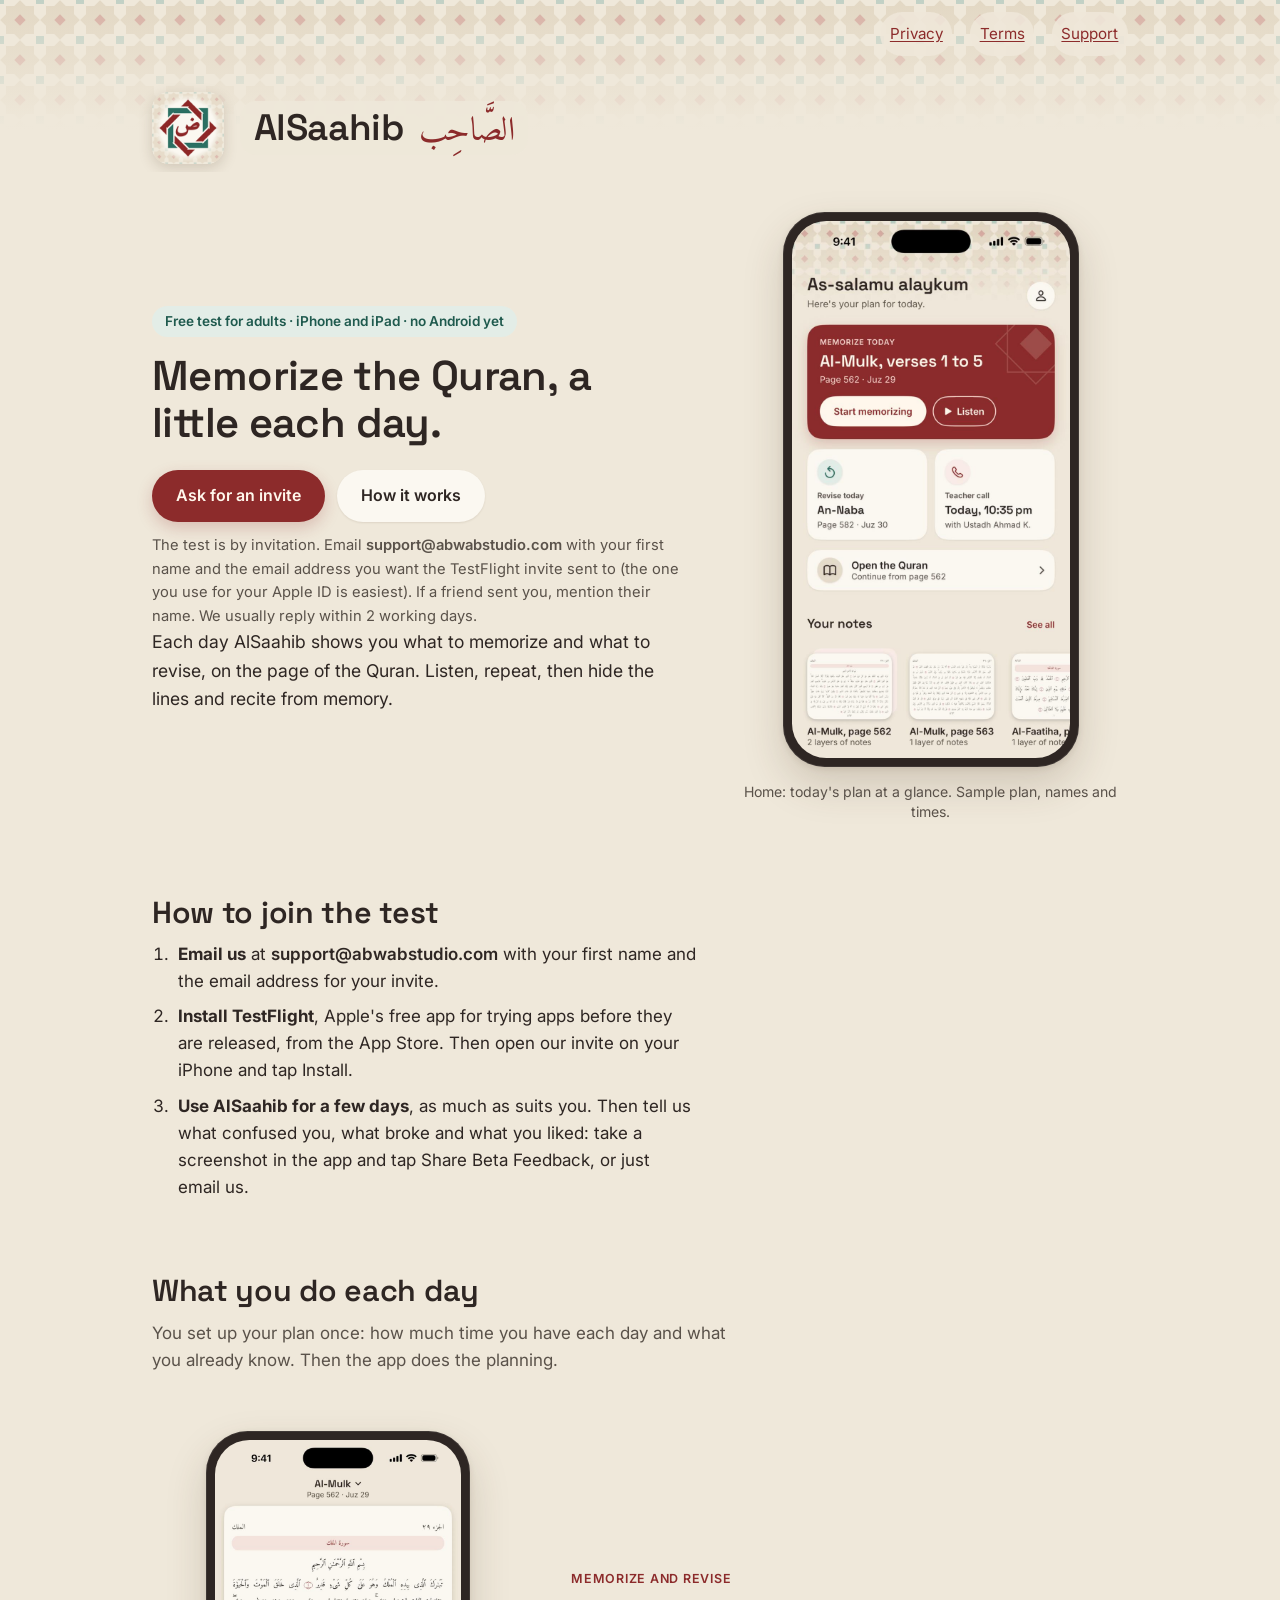
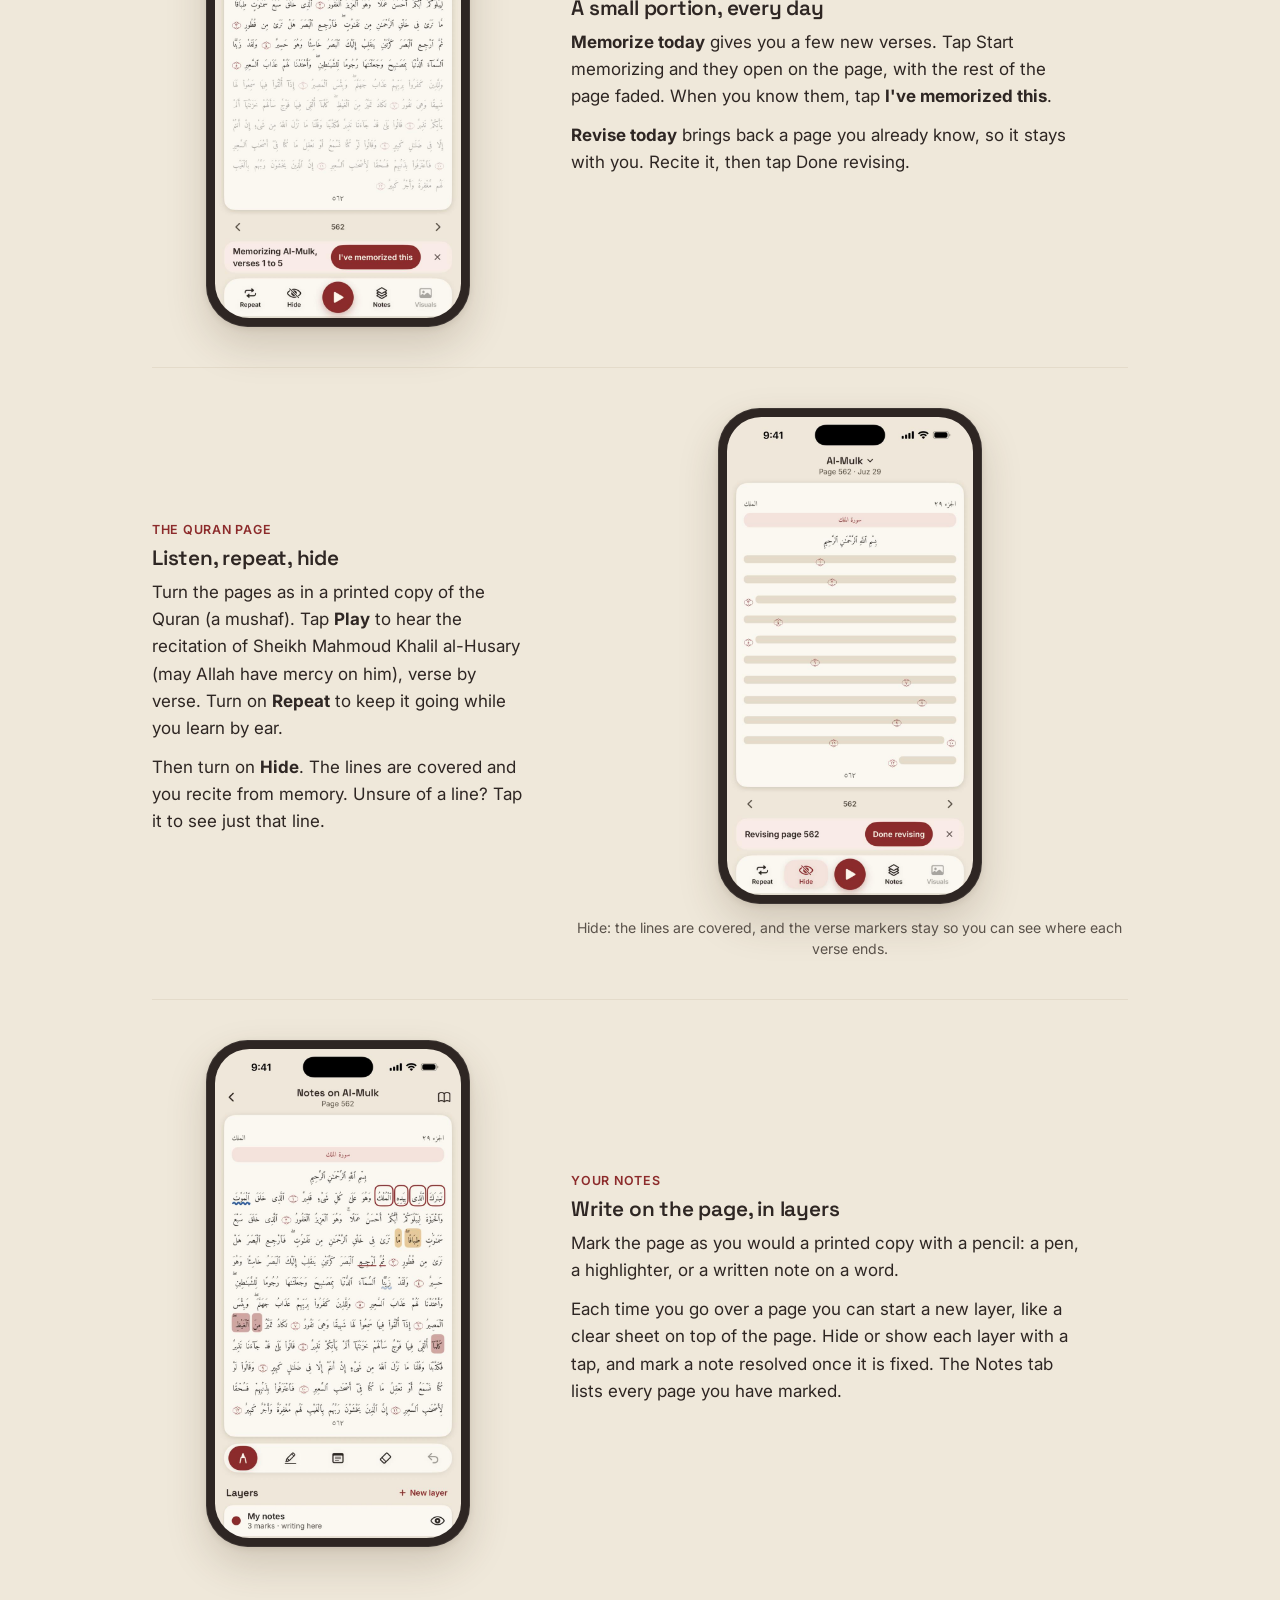
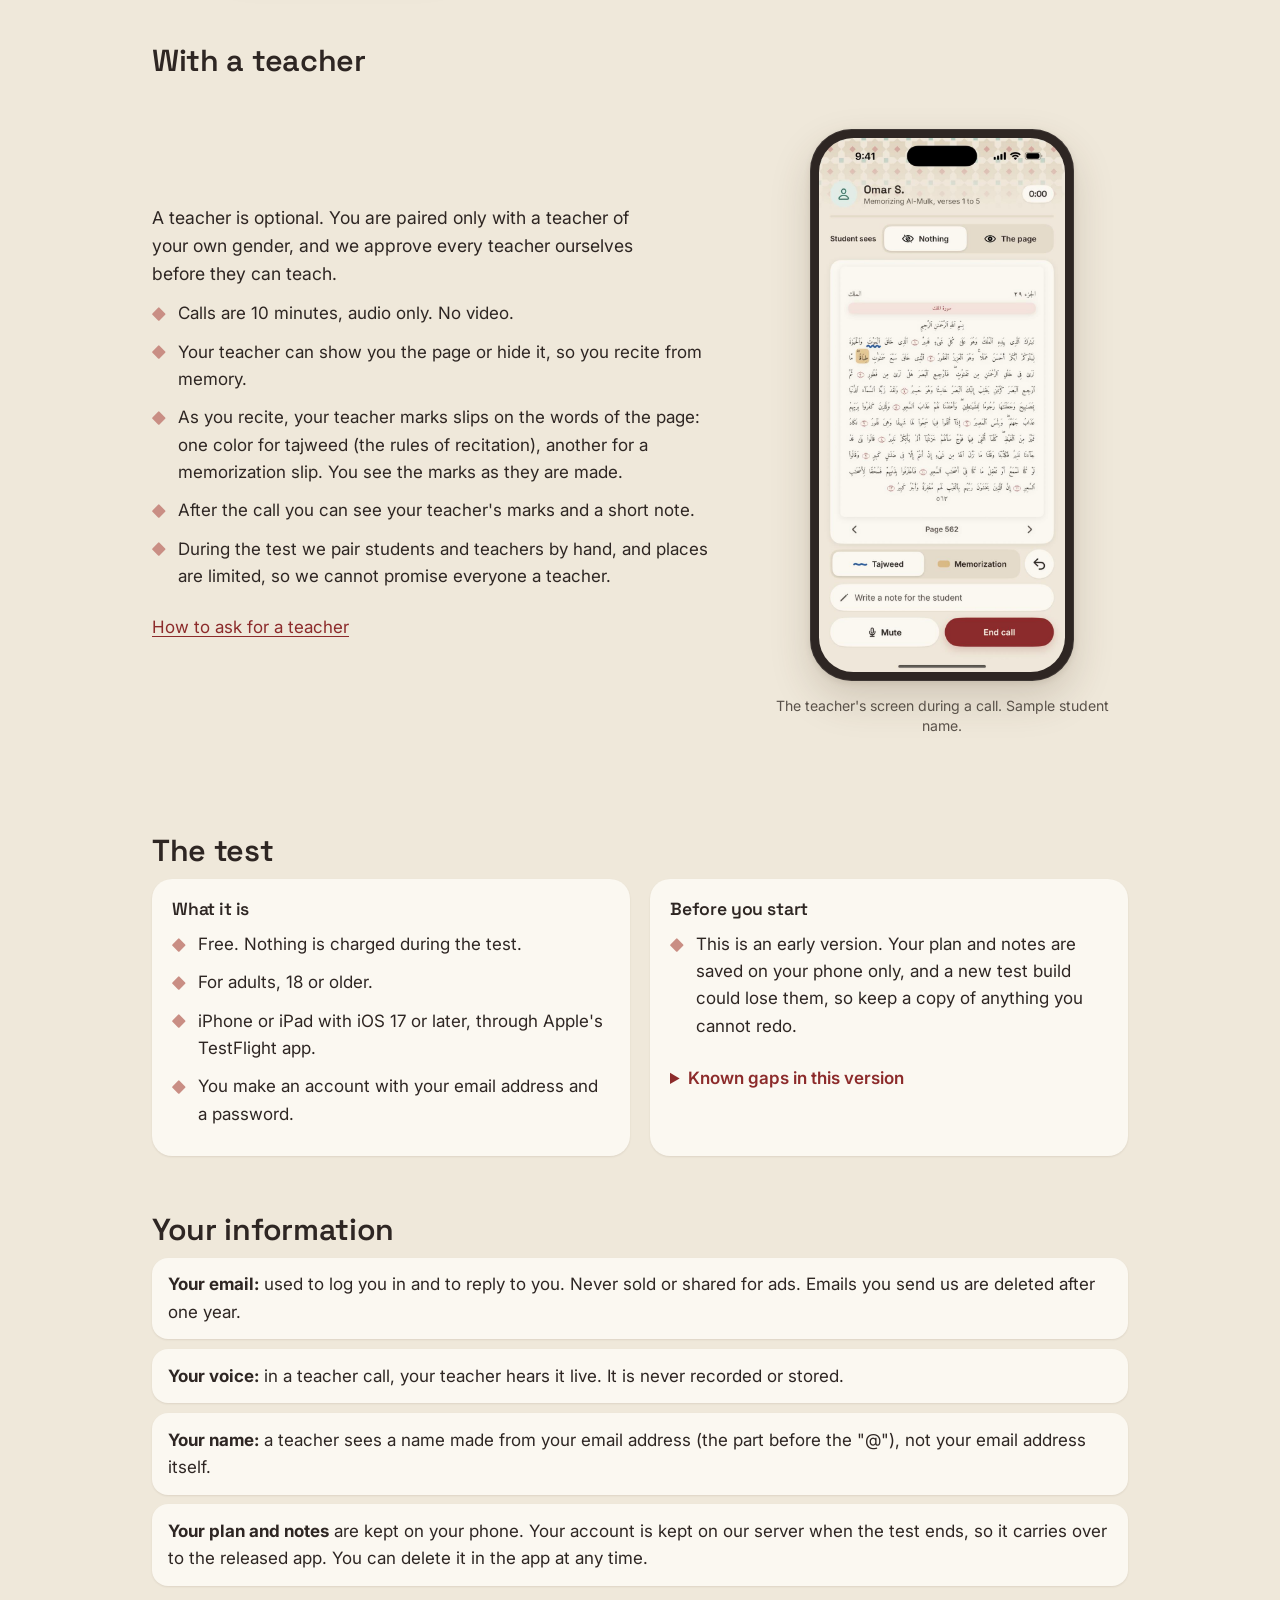
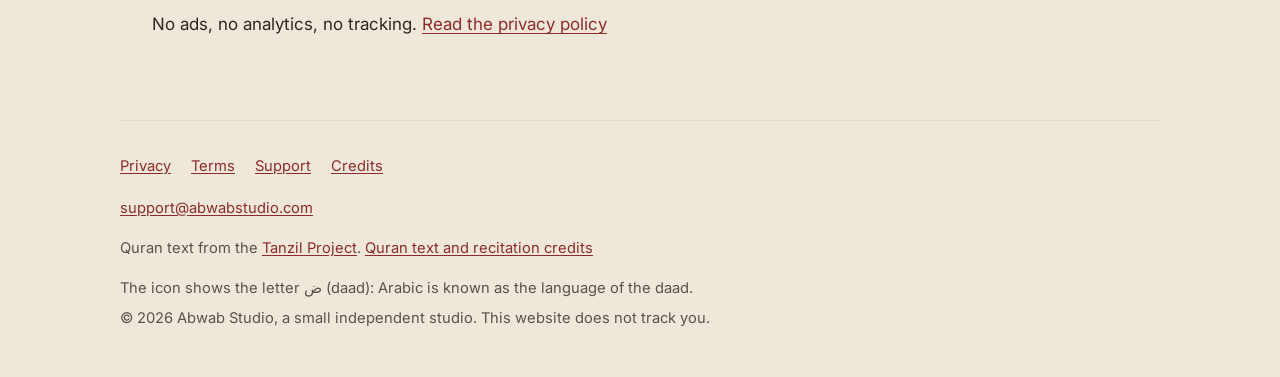
<file: index.html>
<!doctype html>
<html lang="en">
<head>
  <meta charset="utf-8">
  <meta name="viewport" content="width=device-width, initial-scale=1">
  <title>AlSaahib: memorize the Quran, a little each day</title>
  <meta name="description" content="AlSaahib is an iPhone app for memorizing the Quran: a plan for each day, the Quran page with listen, repeat and hide, your own notes on the page, and optional 10-minute calls with a teacher. A free test for adults is open now, by invitation.">
  <link rel="canonical" href="https://abwabstudio.com/">
  <meta name="theme-color" content="#efe8da" media="(prefers-color-scheme: light)">
  <meta name="theme-color" content="#191716" media="(prefers-color-scheme: dark)">
  <meta property="og:type" content="website">
  <meta property="og:site_name" content="AlSaahib">
  <meta property="og:title" content="AlSaahib: memorize the Quran, a little each day">
  <meta property="og:description" content="A plan for each day, the Quran page with listen, repeat and hide, your own notes, and optional calls with a teacher. Free test for adults on iPhone and iPad.">
  <meta property="og:url" content="https://abwabstudio.com/">
  <meta property="og:image" content="https://abwabstudio.com/assets/og-image.jpg">
  <meta property="og:image:width" content="1200">
  <meta property="og:image:height" content="630">
  <meta property="og:image:alt" content="The AlSaahib app icon, an eight-point star around the Arabic letter daad, beside the name AlSaahib.">
  <meta name="twitter:card" content="summary_large_image">
  <link rel="icon" href="favicon.ico" sizes="32x32 48x48">
  <link rel="icon" href="assets/icons/favicon-48.png" type="image/png" sizes="48x48">
  <link rel="apple-touch-icon" href="assets/icons/apple-touch-icon.png">
  <link rel="preload" href="assets/fonts/Inter-subset.woff2" as="font" type="font/woff2" crossorigin>
  <link rel="stylesheet" href="style.css">
</head>
<body>
  <a class="skip" href="#main">Skip to content</a>

  <header class="band">
    <svg class="band-art" aria-hidden="true" focusable="false">
      <defs>
        <pattern id="band-tile" width="40" height="40" patternUnits="userSpaceOnUse">
          <rect class="p-ground" width="40" height="40"/>
          <rect class="p-star" x="6" y="6" width="28" height="28"/>
          <rect class="p-star" x="6" y="6" width="28" height="28" transform="rotate(45 20 20)"/>
          <rect class="p-centre" x="16" y="16" width="8" height="8" transform="rotate(45 20 20)"/>
          <rect class="p-corner" x="-4" y="-4" width="8" height="8"/>
          <rect class="p-corner" x="36" y="-4" width="8" height="8"/>
          <rect class="p-corner" x="-4" y="36" width="8" height="8"/>
          <rect class="p-corner" x="36" y="36" width="8" height="8"/>
        </pattern>
        <linearGradient id="band-fade" x1="0" y1="0" x2="0" y2="1">
          <stop offset="0" class="fade-top"/>
          <stop offset="0.75" class="fade-end"/>
        </linearGradient>
      </defs>
      <rect width="100%" height="100%" fill="url(#band-tile)"/>
      <rect width="100%" height="100%" fill="url(#band-fade)"/>
    </svg>
    <div class="wrap band-inner">
      <nav class="top-nav index-nav" aria-label="Site">
        <a href="privacy.html">Privacy</a>
        <a href="terms.html">Terms</a>
        <a href="support.html">Support</a>
      </nav>
      <div class="brand">
        <img src="assets/icons/icon-192.png" width="192" height="192"
          alt="The AlSaahib icon: an eight-point star around the Arabic letter daad (ض)">
        <div>
          <h1 class="brand-name">AlSaahib <span class="arabic" lang="ar" dir="rtl">الصَّاحِب</span></h1>
        </div>
      </div>
    </div>
  </header>

  <main id="main">
    <section class="wrap hero" aria-labelledby="hero-title">
      <div>
        <p class="pill">Free test for adults · iPhone and iPad · no Android yet</p>
        <h2 id="hero-title">Memorize the Quran, a little each day.</h2>
        <div class="actions">
          <!-- The one place for the TestFlight link: see README, "Where to paste the TestFlight link". -->
          <a id="join-link" class="button button-primary" href="mailto:support@abwabstudio.com?subject=AlSaahib%20test%20invite&amp;body=My%20first%20name%3A%20%0AThe%20email%20address%20for%20the%20TestFlight%20invite%3A%20%0AA%20friend%20sent%20me%20(their%20name%2C%20if%20so)%3A%20%0A">Ask for an invite</a>
          <a class="button button-secondary" href="#each-day">How it works</a>
        </div>
        <p id="join-note" class="action-note">The test is by invitation. Email
          <span class="plain-address">support@abwabstudio.com</span> with your first name and the email address
          you want the TestFlight invite sent to (the one you use for your Apple ID is easiest). If a friend sent
          you, mention their name. We usually reply within 2 working days.</p>
        <p class="lede">Each day AlSaahib shows you what to memorize and what to revise, on the page of the Quran.
          Listen, repeat, then hide the lines and recite from memory.</p>
      </div>
      <figure>
        <div class="phone">
          <img src="assets/screens/home.jpg" width="780" height="1508" fetchpriority="high"
            alt="The AlSaahib Home screen. It says As-salamu alaykum, here's your plan for today. A red card reads Memorize today: Al-Mulk, verses 1 to 5, with Start memorizing and Listen buttons. Below are Revise today: An-Naba, a teacher call card, Open the Quran, and Your notes.">
        </div>
        <figcaption>Home: today's plan at a glance. Sample plan, names and times.</figcaption>
      </figure>
    </section>

    <section id="join" class="wrap section" aria-labelledby="join-title">
      <h2 id="join-title" class="section-title">How to join the test</h2>
      <ol class="steps">
        <li><strong>Email us</strong> at <span class="plain-address">support@abwabstudio.com</span> with your first
          name and the email address for your invite.</li>
        <li><strong>Install TestFlight</strong>, Apple's free app for trying apps before they are released, from the
          App Store. Then open our invite on your iPhone and tap Install.</li>
        <li><strong>Use AlSaahib for a few days</strong>, as much as suits you. Then tell us what confused you, what
          broke and what you liked: take a screenshot in the app and tap Share Beta Feedback, or just email us.</li>
      </ol>
    </section>

    <section id="each-day" class="wrap section" aria-labelledby="each-day-title">
      <h2 id="each-day-title" class="section-title">What you do each day</h2>
      <p class="section-intro">You set up your plan once: how much time you have each day and what you already know.
        Then the app does the planning.</p>

      <article class="feature first">
        <figure>
          <div class="phone">
            <img src="assets/screens/reader-memorize.jpg" width="780" height="1516" loading="lazy" decoding="async"
              alt="Surah Al-Mulk, page 562, open in the app. The first five verses are clear and the rest of the page is faded. A bar at the bottom says Memorizing Al-Mulk, verses 1 to 5, with a button: I've memorized this.">
          </div>
        </figure>
        <div>
          <span class="eyebrow">Memorize and revise</span>
          <h3>A small portion, every day</h3>
          <p><strong>Memorize today</strong> gives you a few new verses. Tap Start memorizing and they open on the
            page, with the rest of the page faded. When you know them, tap <strong>I've memorized this</strong>.</p>
          <p><strong>Revise today</strong> brings back a page you already know, so it stays with you. Recite it, then
            tap Done revising.</p>
        </div>
      </article>

      <article class="feature flip">
        <figure>
          <div class="phone">
            <img src="assets/screens/reader-hidden.jpg" width="780" height="1516" loading="lazy" decoding="async"
              alt="Page 562 with every line covered by a plain bar, so only the surah name and the Bismillah show. The verse-end markers stay in place. Along the bottom are the buttons Repeat, Hide (switched on), Play, Notes and Visuals.">
          </div>
          <figcaption>Hide: the lines are covered, and the verse markers stay so you can see where each verse
            ends.</figcaption>
        </figure>
        <div>
          <span class="eyebrow">The Quran page</span>
          <h3>Listen, repeat, hide</h3>
          <p>Turn the pages as in a printed copy of the Quran (a mushaf). Tap <strong>Play</strong> to hear the
            recitation of Sheikh Mahmoud Khalil al-Husary (may Allah have mercy on him), verse by verse. Turn on
            <strong>Repeat</strong> to keep it going while you learn by ear.</p>
          <p>Then turn on <strong>Hide</strong>. The lines are covered and you recite from memory. Unsure of a line?
            Tap it to see just that line.</p>
        </div>
      </article>

      <article class="feature">
        <figure>
          <div class="phone">
            <img src="assets/screens/notes-page.jpg" width="780" height="1550" loading="lazy" decoding="async"
              alt="Notes on Al-Mulk, page 562. Some words are circled in red, some are highlighted in gold and one is underlined with a blue wavy line. A tool bar holds the pen, highlighter, written note and eraser. Below, a list of layers, each with an eye button to hide or show it.">
          </div>
        </figure>
        <div>
          <span class="eyebrow">Your notes</span>
          <h3>Write on the page, in layers</h3>
          <p>Mark the page as you would a printed copy with a pencil: a pen, a highlighter, or a written note on a
            word.</p>
          <p>Each time you go over a page you can start a new layer, like a clear sheet on top of the page. Hide or
            show each layer with a tap, and mark a note resolved once it is fixed. The Notes tab lists every page you
            have marked.</p>
        </div>
      </article>
    </section>

    <section id="teacher" class="wrap section" aria-labelledby="teacher-title">
      <h2 id="teacher-title" class="section-title">With a teacher</h2>
      <div class="feature teacher first">
        <div>
          <p class="lede">A teacher is optional. You are paired only with a teacher of your own gender, and we
            approve every teacher ourselves before they can teach.</p>
          <ul class="facts">
            <li>Calls are 10 minutes, audio only. No video.</li>
            <li>Your teacher can show you the page or hide it, so you recite from memory.</li>
            <li>As you recite, your teacher marks slips on the words of the page: one color for tajweed (the rules
              of recitation), another for a memorization slip. You see the marks as they are made.</li>
            <li>After the call you can see your teacher's marks and a short note.</li>
            <li>During the test we pair students and teachers by hand, and places are limited, so we cannot promise
              everyone a teacher.</li>
          </ul>
          <p><a class="tap" href="support.html#q-teacher">How to ask for a teacher</a></p>
        </div>
        <figure>
          <div class="phone">
            <img src="assets/screens/call-teacher.jpg" width="780" height="1694" loading="lazy" decoding="async"
              alt="The teacher's side of a call with a student. At the top, the choice of what the student sees: Nothing, or The page. Below, page 562 with a few words marked, buttons for Tajweed and Memorization marks, a box to write a note for the student, and Mute and End call.">
          </div>
          <figcaption>The teacher's screen during a call. Sample student name.</figcaption>
        </figure>
      </div>
    </section>

    <section id="test" class="wrap section" aria-labelledby="test-title">
      <h2 id="test-title" class="section-title">The test</h2>
      <div class="split">
        <div class="card">
          <h3>What it is</h3>
          <ul class="facts">
            <li>Free. Nothing is charged during the test.</li>
            <li>For adults, 18 or older.</li>
            <li>iPhone or iPad with iOS 17 or later, through Apple's TestFlight app.</li>
            <li>You make an account with your email address and a password.</li>
          </ul>
        </div>
        <div class="card">
          <h3>Before you start</h3>
          <ul class="facts">
            <li>This is an early version. Your plan and notes are saved on your phone only, and a new test build
              could lose them, so keep a copy of anything you cannot redo.</li>
          </ul>
          <details>
            <summary>Known gaps in this version</summary>
            <ul class="facts">
              <li>There is no Settings screen yet. To change your setup answers, email us.</li>
              <li>The Learn tab says "Coming soon", and Visuals on the Quran page is greyed out and not ready yet.</li>
              <li>Only the standard Madani page for now. The IndoPak page is coming.</li>
              <li>Community (sending a recitation to another student to check) is not in this test.</li>
              <li>Sign in with Apple or Google is not available yet.</li>
            </ul>
          </details>
        </div>
      </div>
    </section>

    <section id="your-information" class="wrap section" aria-labelledby="info-title">
      <h2 id="info-title" class="section-title">Your information</h2>
      <ul class="info">
        <li><strong>Your email:</strong> used to log you in and to reply to you. Never sold or shared for ads. Emails
          you send us are deleted after one year.</li>
        <li><strong>Your voice:</strong> in a teacher call, your teacher hears it live. It is never recorded or
          stored.</li>
        <li><strong>Your name:</strong> a teacher sees a name made from your email address (the part before the "@"),
          not your email address itself.</li>
        <li><strong>Your plan and notes</strong> are kept on your phone. Your account is kept on our server when the
          test ends, so it carries over to the released app. You can delete it in the app at any time.</li>
      </ul>
      <p>No ads, no analytics, no tracking. <a class="tap" href="privacy.html">Read the privacy policy</a></p>
    </section>
  </main>

  <footer class="wrap site-footer">
    <nav aria-label="Footer">
      <a href="privacy.html">Privacy</a>
      <a href="terms.html">Terms</a>
      <a href="support.html">Support</a>
      <a href="credits.html">Credits</a>
    </nav>
    <p><a href="mailto:support@abwabstudio.com">support@abwabstudio.com</a></p>
    <p class="credits">Quran text from the <a href="https://tanzil.net/">Tanzil Project</a>.
      <a href="credits.html">Quran text and recitation credits</a></p>
    <p>The icon shows the letter ض (daad): Arabic is known as the language of the daad.</p>
    <p>© 2026 Abwab Studio, a small independent studio. This website does not track you.</p>
  </footer>
</body>
</html>
</file>
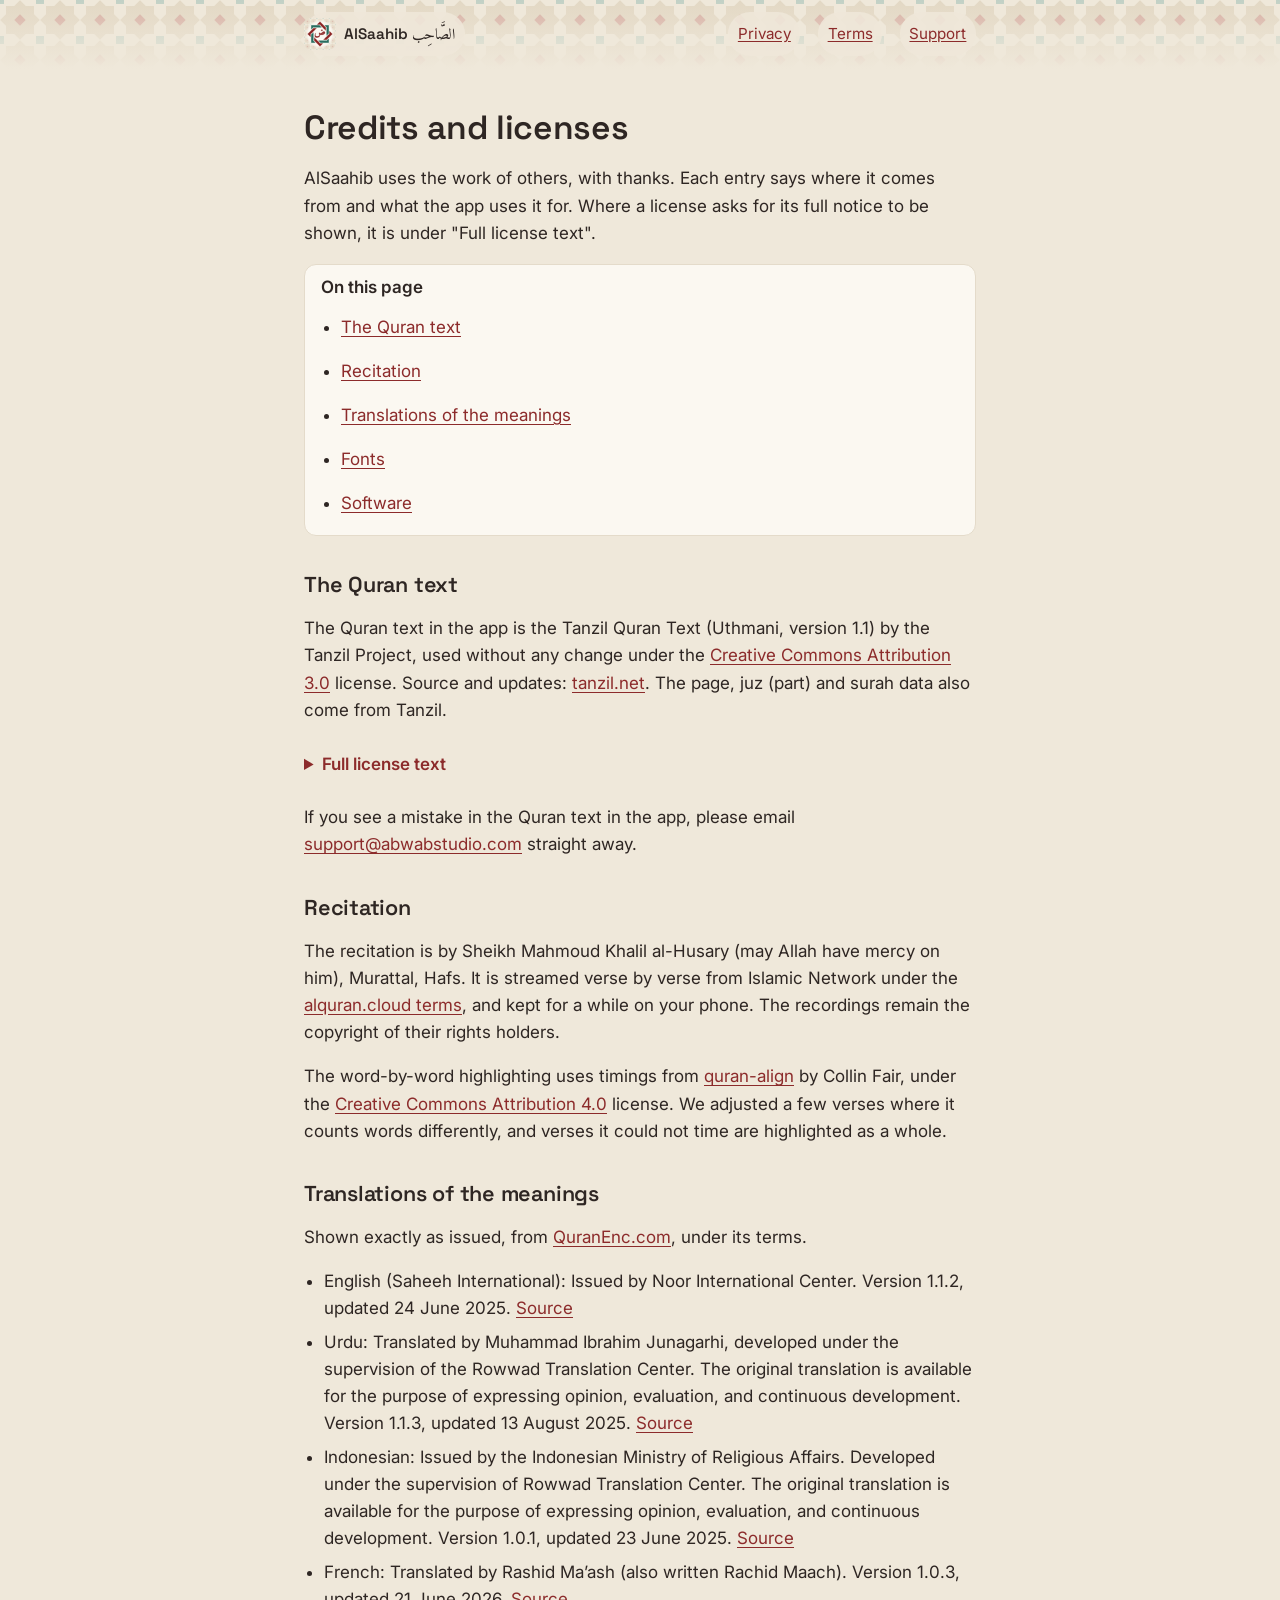
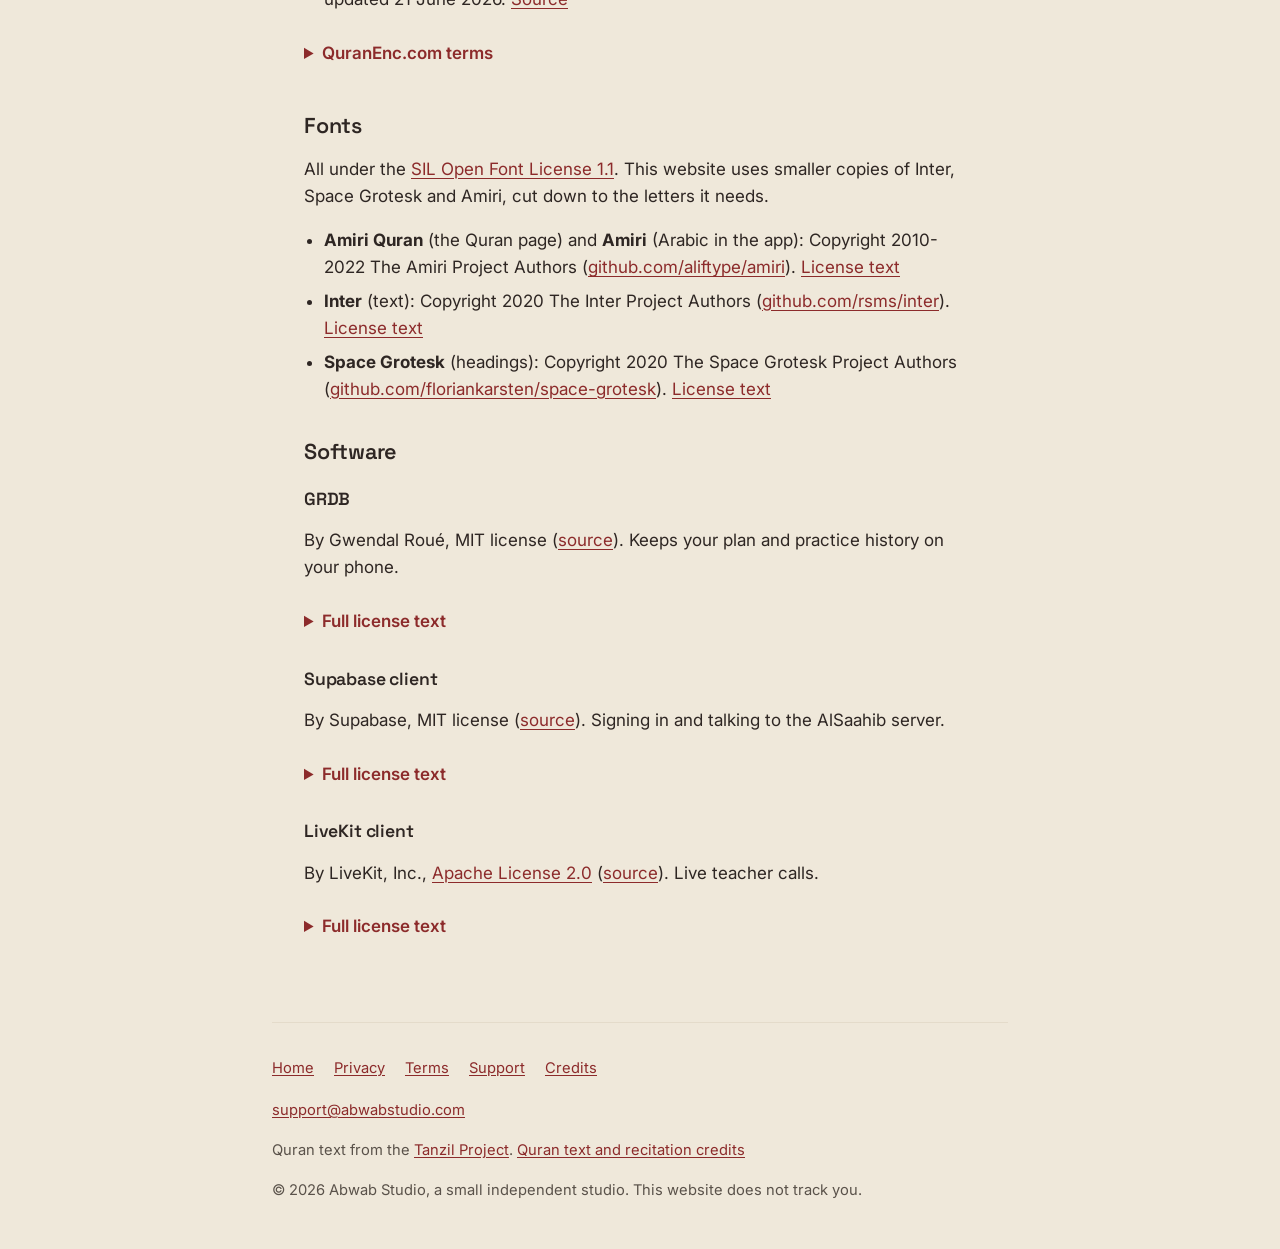
<file: credits.html>
<!doctype html>
<html lang="en">
<head>
  <meta charset="utf-8">
  <meta name="viewport" content="width=device-width, initial-scale=1">
  <title>AlSaahib Credits</title>
  <meta name="description" content="The sources and licenses of the Quran text, recitation, translations, fonts and software used in AlSaahib and on this website.">
  <meta name="theme-color" content="#efe8da" media="(prefers-color-scheme: light)">
  <meta name="theme-color" content="#191716" media="(prefers-color-scheme: dark)">
  <link rel="icon" href="favicon.ico" sizes="32x32 48x48">
  <link rel="icon" href="assets/icons/favicon-48.png" type="image/png" sizes="48x48">
  <link rel="apple-touch-icon" href="assets/icons/apple-touch-icon.png">
  <link rel="stylesheet" href="style.css">
</head>
<body>
  <a class="skip" href="#main">Skip to content</a>

  <header class="band band-slim">
    <svg class="band-art" aria-hidden="true" focusable="false">
      <defs>
        <pattern id="band-tile" width="40" height="40" patternUnits="userSpaceOnUse">
          <rect class="p-ground" width="40" height="40"/>
          <rect class="p-star" x="6" y="6" width="28" height="28"/>
          <rect class="p-star" x="6" y="6" width="28" height="28" transform="rotate(45 20 20)"/>
          <rect class="p-centre" x="16" y="16" width="8" height="8" transform="rotate(45 20 20)"/>
          <rect class="p-corner" x="-4" y="-4" width="8" height="8"/>
          <rect class="p-corner" x="36" y="-4" width="8" height="8"/>
          <rect class="p-corner" x="-4" y="36" width="8" height="8"/>
          <rect class="p-corner" x="36" y="36" width="8" height="8"/>
        </pattern>
        <linearGradient id="band-fade" x1="0" y1="0" x2="0" y2="1">
          <stop offset="0" class="fade-top"/>
          <stop offset="0.75" class="fade-end"/>
        </linearGradient>
      </defs>
      <rect width="100%" height="100%" fill="url(#band-tile)"/>
      <rect width="100%" height="100%" fill="url(#band-fade)"/>
    </svg>
    <div class="wrap band-inner">
      <nav class="top-nav" aria-label="Site">
        <a class="home" href="index.html" aria-label="AlSaahib home"><img src="assets/icons/favicon-48.png" width="48" height="48" alt=""><span class="label">AlSaahib <span class="arabic" lang="ar" dir="rtl">الصَّاحِب</span></span></a>
        <a href="privacy.html">Privacy</a>
        <a href="terms.html">Terms</a>
        <a href="support.html">Support</a>
      </nav>
    </div>
  </header>

  <main id="main" class="wrap page">

    <h1>Credits and licenses</h1>
    <p>AlSaahib uses the work of others, with thanks. Each entry says where it comes from and what the app uses it
      for. Where a license asks for its full notice to be shown, it is under "Full license text".</p>

    <nav class="toc" aria-label="On this page">
      <p class="toc-title">On this page</p>
      <ul>
        <li><a href="#quran-text">The Quran text</a></li>
        <li><a href="#recitation">Recitation</a></li>
        <li><a href="#translations">Translations of the meanings</a></li>
        <li><a href="#fonts">Fonts</a></li>
        <li><a href="#software">Software</a></li>
      </ul>
    </nav>

    <h2 id="quran-text">The Quran text</h2>
    <p>The Quran text in the app is the Tanzil Quran Text (Uthmani, version 1.1) by the Tanzil Project, used
      without any change under the <a href="https://creativecommons.org/licenses/by/3.0/">Creative Commons
      Attribution 3.0</a> license. Source and updates: <a href="https://tanzil.net/">tanzil.net</a>. The page, juz
      (part) and surah data also come from Tanzil.</p>
    <details>
      <summary>Full license text</summary>
    <pre class="notice"># PLEASE DO NOT REMOVE OR CHANGE THIS COPYRIGHT BLOCK
#====================================================================
#
#  Tanzil Quran Text (Uthmani, Version 1.1)
#  Copyright (C) 2007-2026 Tanzil Project
#  License: Creative Commons Attribution 3.0
#
#  This copy of the Quran text is carefully produced, highly 
#  verified and continuously monitored by a group of specialists 
#  at Tanzil Project.
#
#  TERMS OF USE:
#
#  - Permission is granted to copy and distribute verbatim copies 
#    of this text, but CHANGING IT IS NOT ALLOWED.
#
#  - This Quran text can be used in any website or application, 
#    provided that its source (Tanzil Project) is clearly indicated, 
#    and a link is made to tanzil.net to enable users to keep
#    track of changes.
#
#  - This copyright notice shall be included in all verbatim copies 
#    of the text, and shall be reproduced appropriately in all files 
#    derived from or containing substantial portion of this text.
#
#  Please check updates at: http://tanzil.net/updates/
#
#====================================================================</pre>
    </details>
    <p>If you see a mistake in the Quran text in the app, please email
      <a href="mailto:support@abwabstudio.com?subject=Quran%20text">support@abwabstudio.com</a> straight away.</p>

    <h2 id="recitation">Recitation</h2>
    <p>The recitation is by Sheikh Mahmoud Khalil al-Husary (may Allah have mercy on him), Murattal, Hafs. It is
      streamed verse by verse from Islamic Network under the
      <a href="https://alquran.cloud/terms-and-conditions">alquran.cloud terms</a>, and kept for a while on your
      phone. The recordings remain the copyright of their rights holders.</p>
    <p>The word-by-word highlighting uses timings from <a href="https://github.com/cpfair/quran-align">quran-align</a>
      by Collin Fair, under the <a href="https://creativecommons.org/licenses/by/4.0/">Creative Commons Attribution
      4.0</a> license. We adjusted a few verses where it counts words differently, and verses it could not time are
      highlighted as a whole.</p>

    <h2 id="translations">Translations of the meanings</h2>
    <p>Shown exactly as issued, from <a href="https://quranenc.com/">QuranEnc.com</a>, under its terms.</p>
    <ul>
      <li>English (Saheeh International): Issued by Noor International Center. Version 1.1.2, updated 24 June 2025.
        <a href="https://quranenc.com/en/browse/english_saheeh">Source</a></li>
      <li>Urdu: Translated by Muhammad Ibrahim Junagarhi, developed under the supervision of the Rowwad Translation
        Center. The original translation is available for the purpose of expressing opinion, evaluation, and
        continuous development. Version 1.1.3, updated 13 August 2025.
        <a href="https://quranenc.com/en/browse/urdu_junagarhi">Source</a></li>
      <li>Indonesian: Issued by the Indonesian Ministry of Religious Affairs. Developed under the supervision of
        Rowwad Translation Center. The original translation is available for the purpose of expressing opinion,
        evaluation, and continuous development. Version 1.0.1, updated 23 June 2025.
        <a href="https://quranenc.com/en/browse/indonesian_affairs">Source</a></li>
      <li>French: Translated by Rashid Ma’ash (also written Rachid Maach). Version 1.0.3, updated 21 June 2026.
        <a href="https://quranenc.com/en/browse/french_rashid">Source</a></li>
    </ul>
    <details>
      <summary>QuranEnc.com terms</summary>
    <pre class="notice">Contents of the translations can be downloaded and re-published, with the following terms and conditions:
1. No modification, addition, or deletion of the content.
2. Clearly referring to the publisher and the source (QuranEnc.com).
3. Mentioning the version number when re-publishing the translation.
4. Keeping the transcript information inside the document.
5. Notifying the source (QuranEnc.com) of any note on the translation.
6. Updating the translation according to the latest version issued from the source (QuranEnc.com).
7. Inappropriate advertisements must not be included when displaying translations of the meanings of the Noble Quran.</pre>
    </details>

    <h2 id="fonts">Fonts</h2>
    <p>All under the <a href="https://openfontlicense.org/">SIL Open Font License 1.1</a>. This website uses
      smaller copies of Inter, Space Grotesk and Amiri, cut down to the letters it needs.</p>
    <ul>
      <li><strong>Amiri Quran</strong> (the Quran page) and <strong>Amiri</strong> (Arabic in the app):
        Copyright 2010-2022 The Amiri Project Authors
        (<a href="https://github.com/aliftype/amiri">github.com/aliftype/amiri</a>).
        <a href="assets/fonts/Amiri-OFL.txt">License text</a></li>
      <li><strong>Inter</strong> (text): Copyright 2020 The Inter Project Authors
        (<a href="https://github.com/rsms/inter">github.com/rsms/inter</a>).
        <a href="assets/fonts/Inter-OFL.txt">License text</a></li>
      <li><strong>Space Grotesk</strong> (headings): Copyright 2020 The Space Grotesk Project Authors
        (<a href="https://github.com/floriankarsten/space-grotesk">github.com/floriankarsten/space-grotesk</a>).
        <a href="assets/fonts/SpaceGrotesk-OFL.txt">License text</a></li>
    </ul>

    <h2 id="software">Software</h2>
    <h3>GRDB</h3>
    <p>By Gwendal Roué, MIT license (<a href="https://github.com/groue/GRDB.swift">source</a>). Keeps your plan and
      practice history on your phone.</p>
    <details>
      <summary>Full license text</summary>
    <pre class="notice">Copyright (C) 2015-2025 Gwendal Roué

Permission is hereby granted, free of charge, to any person obtaining a copy of this software and associated documentation files (the &quot;Software&quot;), to deal in the Software without restriction, including without limitation the rights to use, copy, modify, merge, publish, distribute, sublicense, and/or sell copies of the Software, and to permit persons to whom the Software is furnished to do so, subject to the following conditions:

The above copyright notice and this permission notice shall be included in all copies or substantial portions of the Software.

THE SOFTWARE IS PROVIDED &quot;AS IS&quot;, WITHOUT WARRANTY OF ANY KIND, EXPRESS OR IMPLIED, INCLUDING BUT NOT LIMITED TO THE WARRANTIES OF MERCHANTABILITY, FITNESS FOR A PARTICULAR PURPOSE AND NONINFRINGEMENT. IN NO EVENT SHALL THE AUTHORS OR COPYRIGHT HOLDERS BE LIABLE FOR ANY CLAIM, DAMAGES OR OTHER LIABILITY, WHETHER IN AN ACTION OF CONTRACT, TORT OR OTHERWISE, ARISING FROM, OUT OF OR IN CONNECTION WITH THE SOFTWARE OR THE USE OR OTHER DEALINGS IN THE SOFTWARE.</pre>
    </details>
    <h3>Supabase client</h3>
    <p>By Supabase, MIT license (<a href="https://github.com/supabase/supabase-swift">source</a>). Signing in and
      talking to the AlSaahib server.</p>
    <details>
      <summary>Full license text</summary>
    <pre class="notice">MIT License

Copyright (c) 2021 Supabase

Permission is hereby granted, free of charge, to any person obtaining a copy of this software and associated documentation files (the &quot;Software&quot;), to deal in the Software without restriction, including without limitation the rights to use, copy, modify, merge, publish, distribute, sublicense, and/or sell copies of the Software, and to permit persons to whom the Software is furnished to do so, subject to the following conditions:

The above copyright notice and this permission notice shall be included in all copies or substantial portions of the Software.

THE SOFTWARE IS PROVIDED &quot;AS IS&quot;, WITHOUT WARRANTY OF ANY KIND, EXPRESS OR IMPLIED, INCLUDING BUT NOT LIMITED TO THE WARRANTIES OF MERCHANTABILITY, FITNESS FOR A PARTICULAR PURPOSE AND NONINFRINGEMENT. IN NO EVENT SHALL THE AUTHORS OR COPYRIGHT HOLDERS BE LIABLE FOR ANY CLAIM, DAMAGES OR OTHER LIABILITY, WHETHER IN AN ACTION OF CONTRACT, TORT OR OTHERWISE, ARISING FROM, OUT OF OR IN CONNECTION WITH THE SOFTWARE OR THE USE OR OTHER DEALINGS IN THE SOFTWARE.</pre>
    </details>
    <h3>LiveKit client</h3>
    <p>By LiveKit, Inc., <a href="https://www.apache.org/licenses/LICENSE-2.0">Apache License 2.0</a>
      (<a href="https://github.com/livekit/client-sdk-swift">source</a>). Live teacher calls.</p>
    <details>
      <summary>Full license text</summary>
    <pre class="notice">Copyright 2023 LiveKit, Inc.

Licensed under the Apache License, Version 2.0 (the &quot;License&quot;); you may not use this file except in compliance with the License. You may obtain a copy of the License at

   http://www.apache.org/licenses/LICENSE-2.0

Unless required by applicable law or agreed to in writing, software distributed under the License is distributed on an &quot;AS IS&quot; BASIS, WITHOUT WARRANTIES OR CONDITIONS OF ANY KIND, either express or implied. See the License for the specific language governing permissions and limitations under the License.</pre>
    </details>

  </main>

  <footer class="wrap narrow site-footer">
    <nav aria-label="Footer">
      <a href="index.html">Home</a>
      <a href="privacy.html">Privacy</a>
      <a href="terms.html">Terms</a>
      <a href="support.html">Support</a>
      <a href="credits.html">Credits</a>
    </nav>
    <p><a href="mailto:support@abwabstudio.com">support@abwabstudio.com</a></p>
    <p class="credits">Quran text from the <a href="https://tanzil.net/">Tanzil Project</a>.
      <a href="credits.html">Quran text and recitation credits</a></p>
    <p>© 2026 Abwab Studio, a small independent studio. This website does not track you.</p>
  </footer>
</body>
</html>
</file>
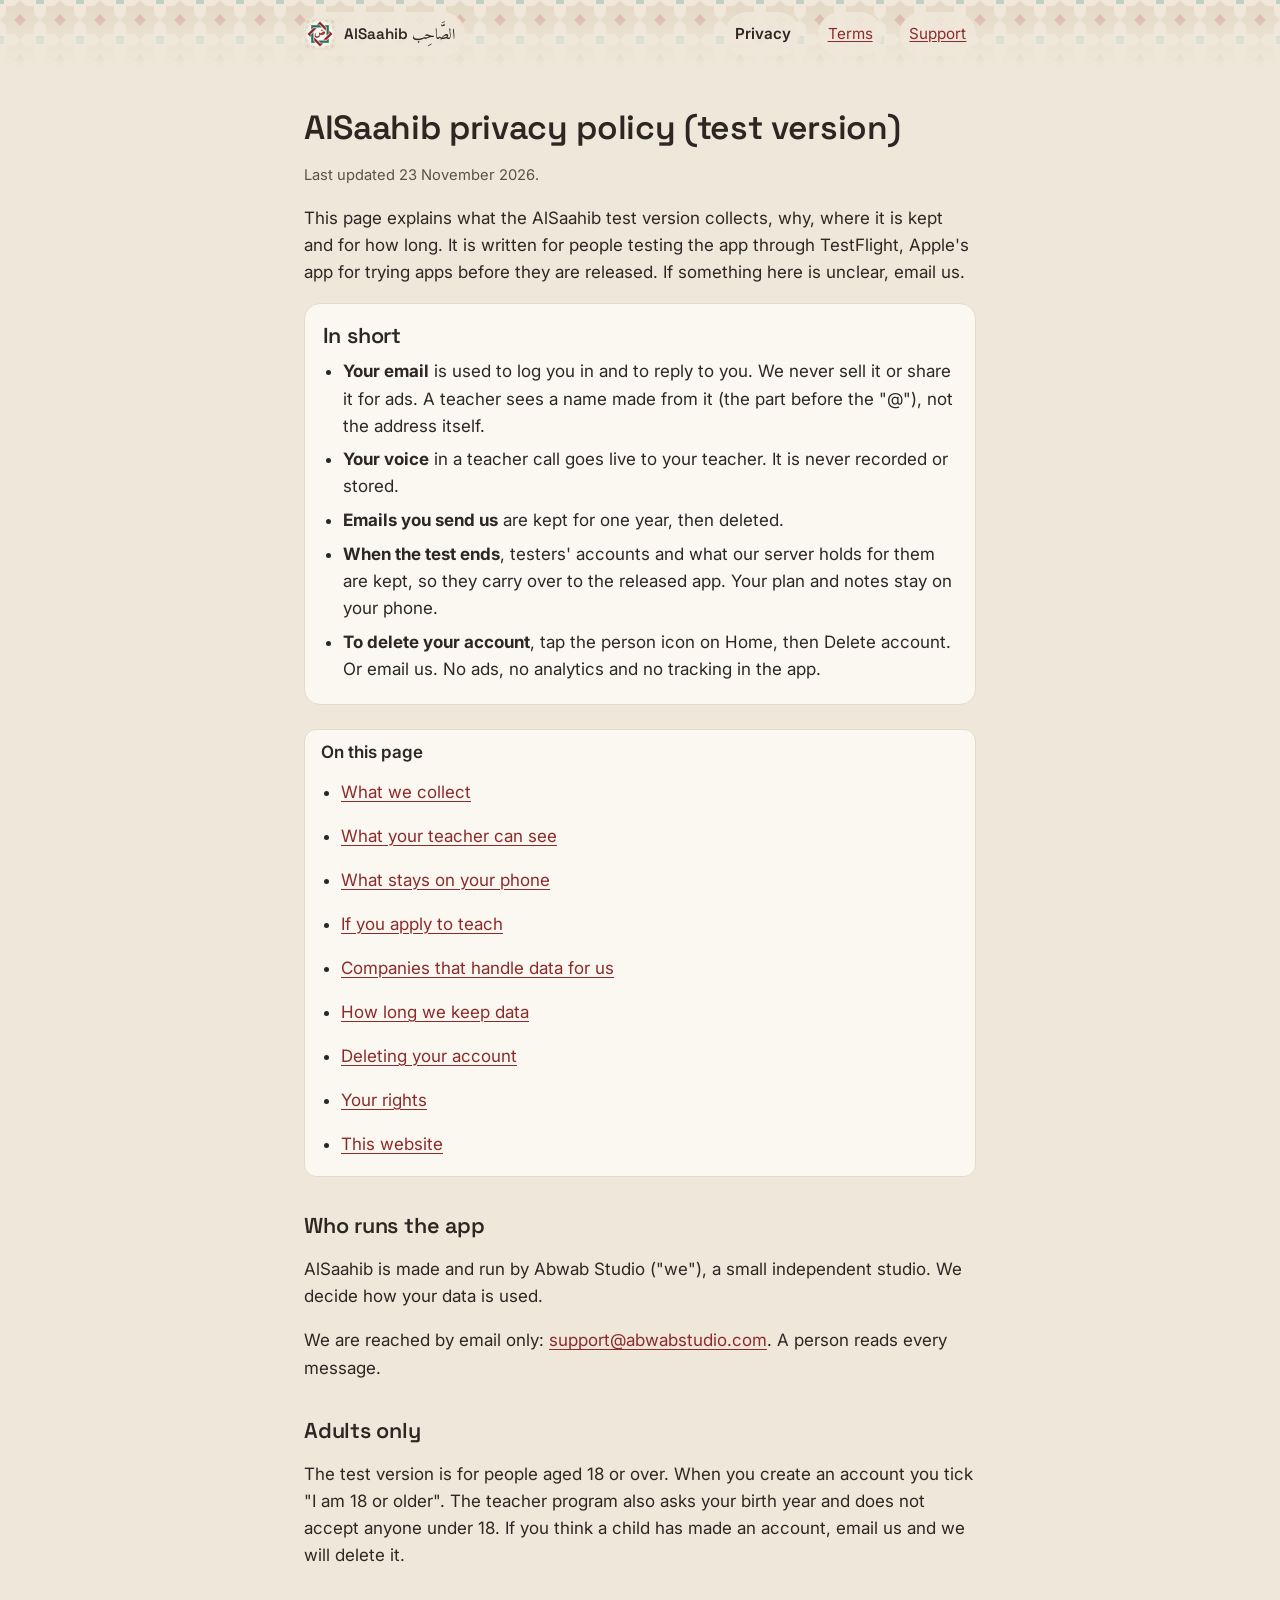
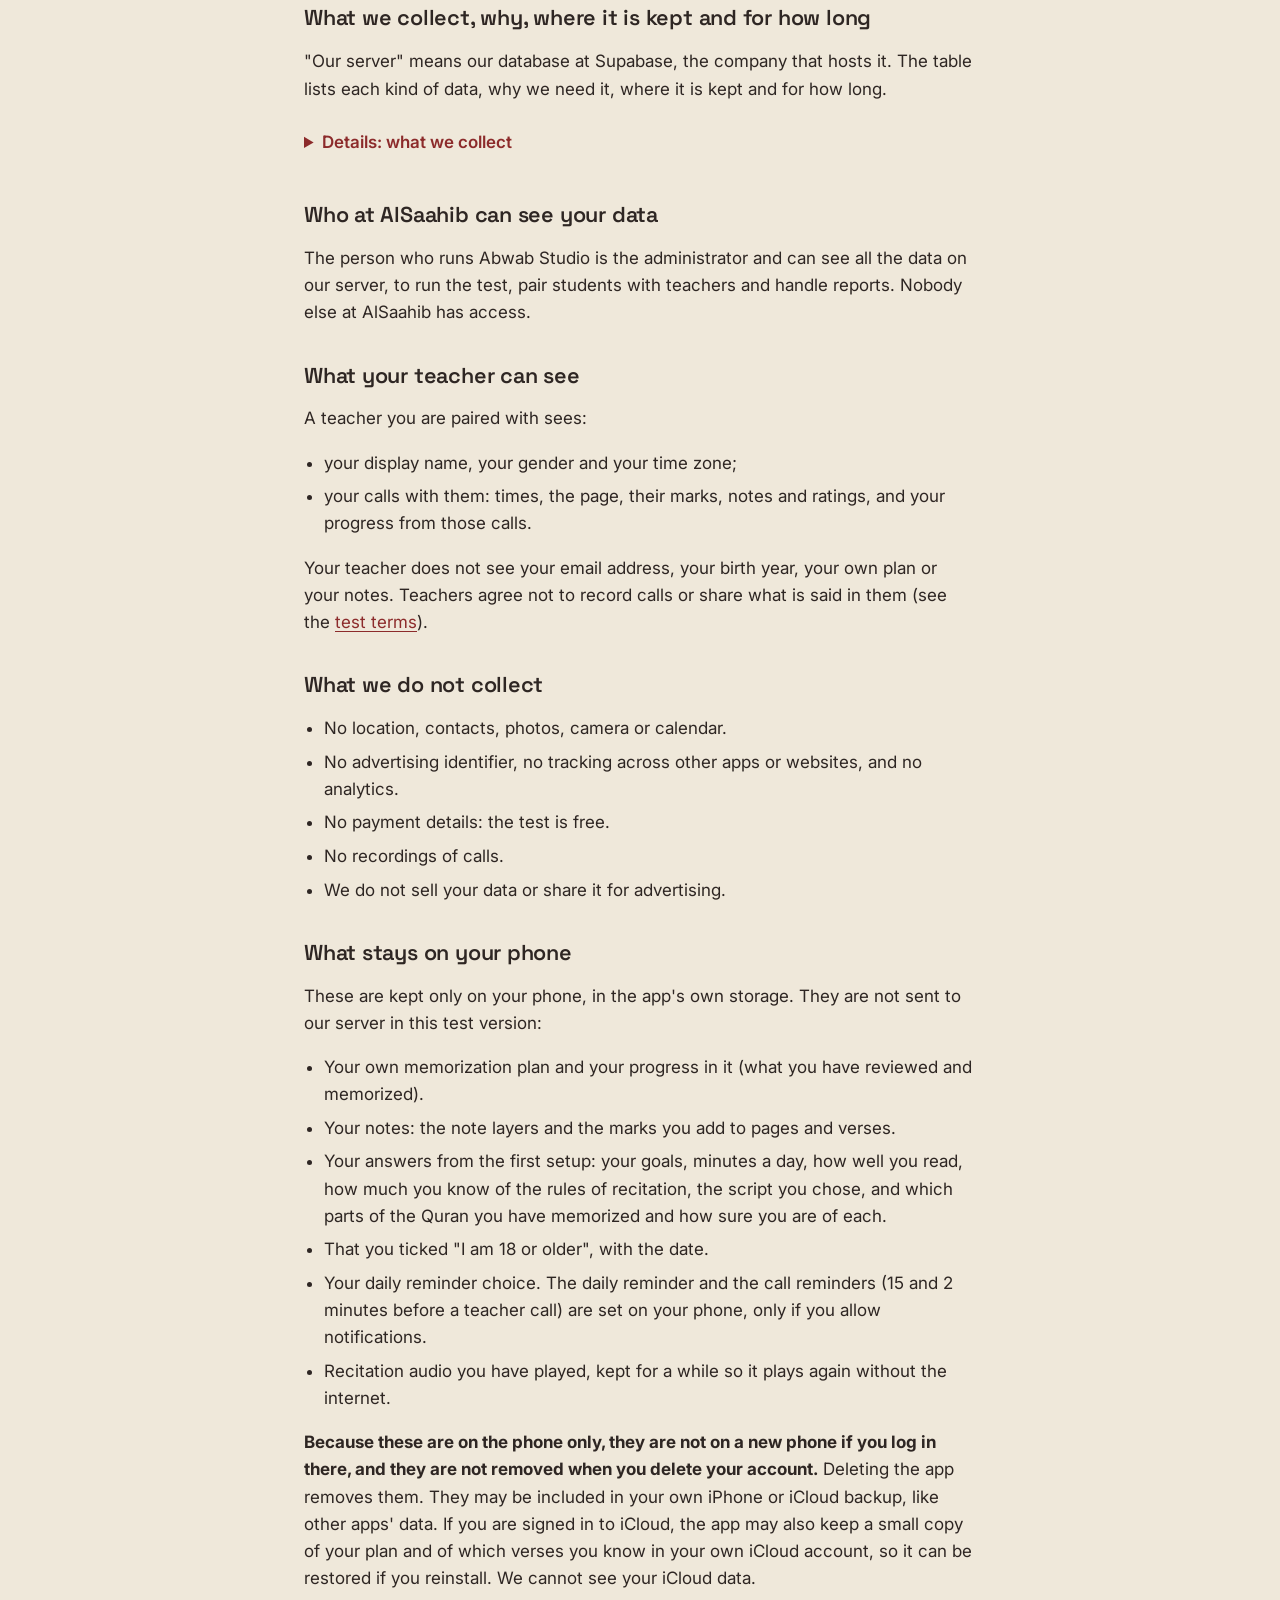
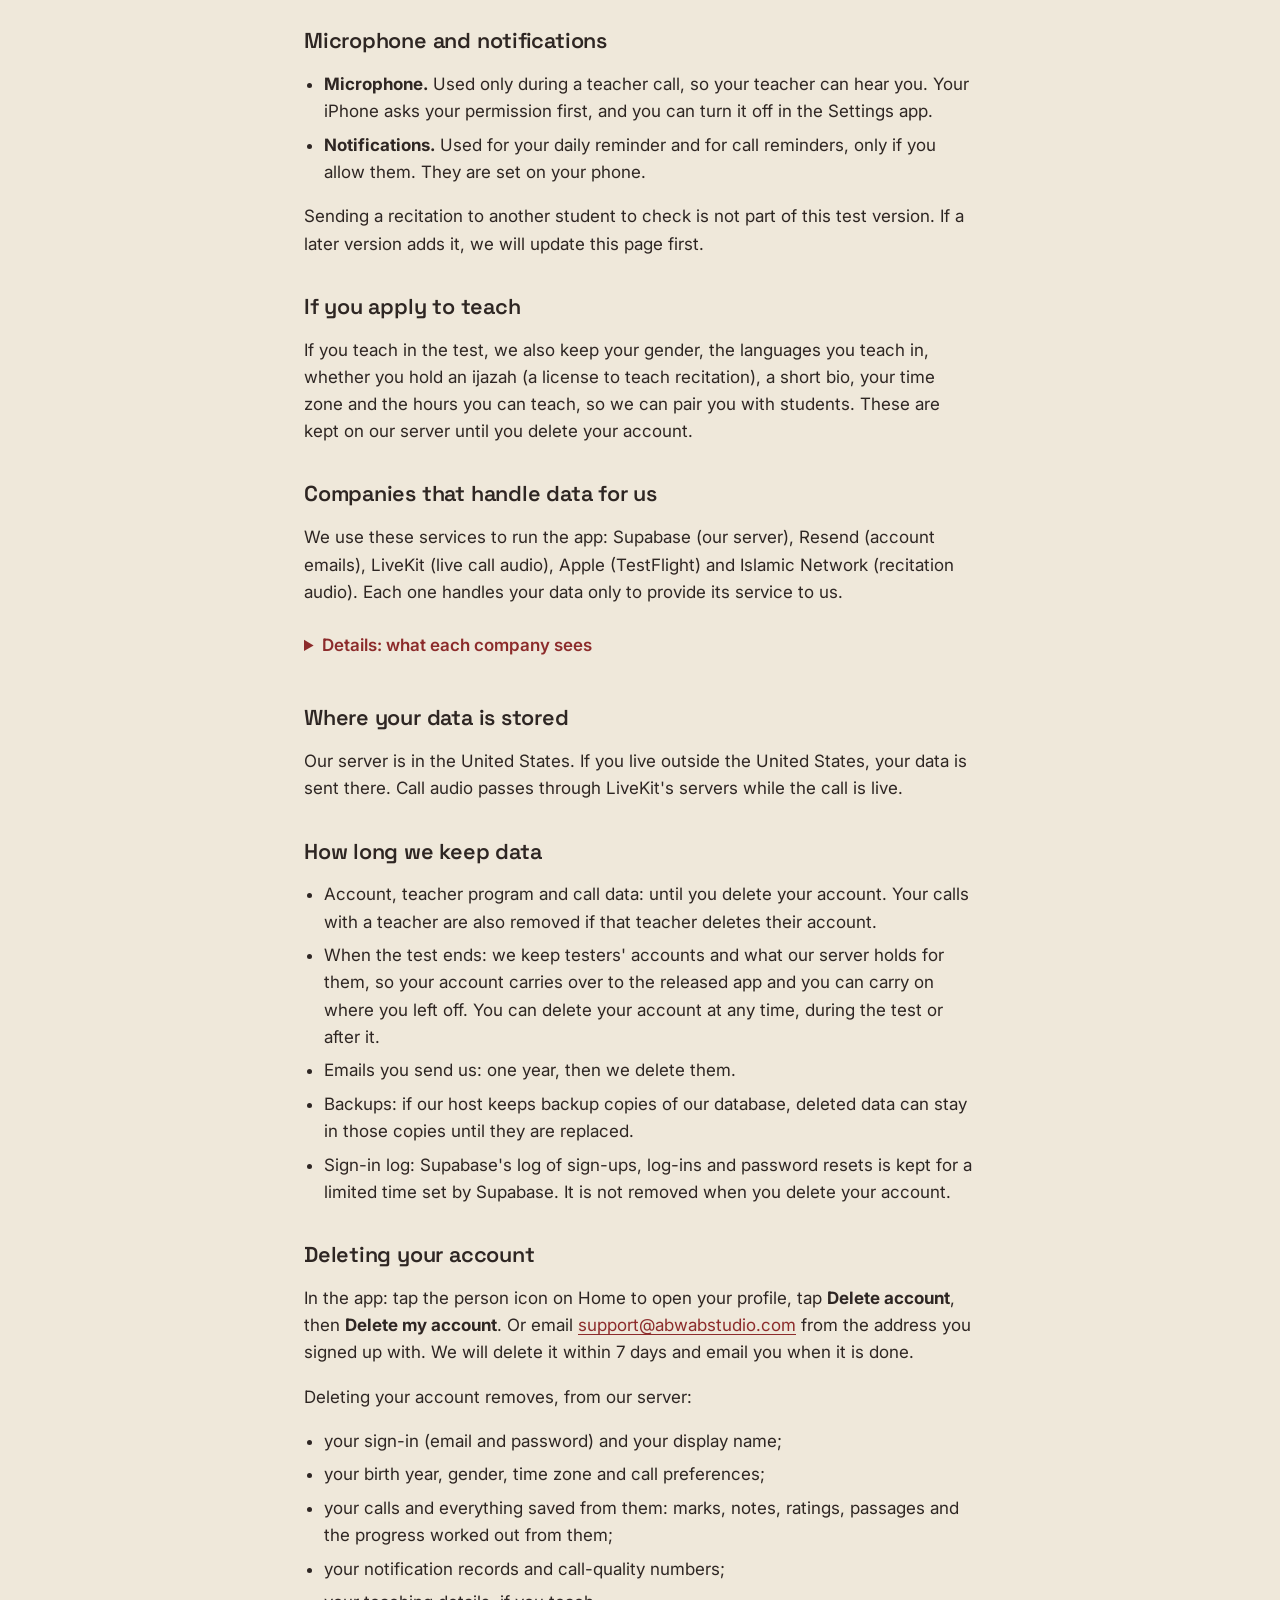
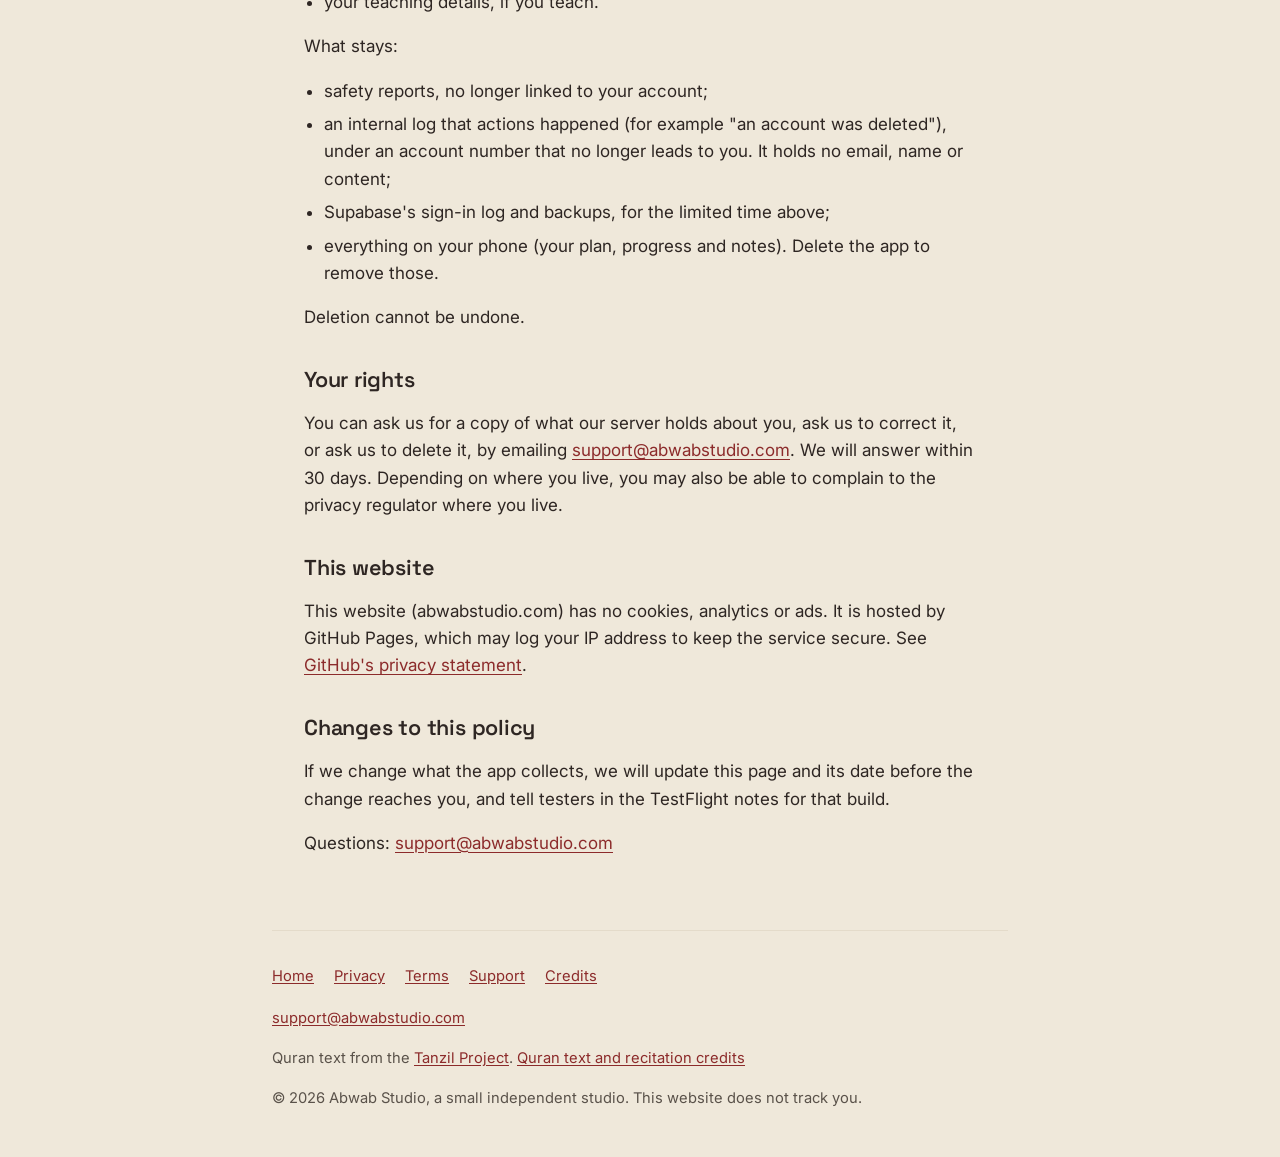
<file: privacy.html>
<!doctype html>
<html lang="en">
<head>
  <meta charset="utf-8">
  <meta name="viewport" content="width=device-width, initial-scale=1">
  <title>AlSaahib Privacy</title>
  <meta name="description" content="What the AlSaahib test version collects, why, where it is kept, for how long, and how to delete your account.">
  <meta name="theme-color" content="#efe8da" media="(prefers-color-scheme: light)">
  <meta name="theme-color" content="#191716" media="(prefers-color-scheme: dark)">
  <link rel="icon" href="favicon.ico" sizes="32x32 48x48">
  <link rel="icon" href="assets/icons/favicon-48.png" type="image/png" sizes="48x48">
  <link rel="apple-touch-icon" href="assets/icons/apple-touch-icon.png">
  <link rel="stylesheet" href="style.css">
</head>
<body>
  <a class="skip" href="#main">Skip to content</a>

  <header class="band band-slim">
    <svg class="band-art" aria-hidden="true" focusable="false">
      <defs>
        <pattern id="band-tile" width="40" height="40" patternUnits="userSpaceOnUse">
          <rect class="p-ground" width="40" height="40"/>
          <rect class="p-star" x="6" y="6" width="28" height="28"/>
          <rect class="p-star" x="6" y="6" width="28" height="28" transform="rotate(45 20 20)"/>
          <rect class="p-centre" x="16" y="16" width="8" height="8" transform="rotate(45 20 20)"/>
          <rect class="p-corner" x="-4" y="-4" width="8" height="8"/>
          <rect class="p-corner" x="36" y="-4" width="8" height="8"/>
          <rect class="p-corner" x="-4" y="36" width="8" height="8"/>
          <rect class="p-corner" x="36" y="36" width="8" height="8"/>
        </pattern>
        <linearGradient id="band-fade" x1="0" y1="0" x2="0" y2="1">
          <stop offset="0" class="fade-top"/>
          <stop offset="0.75" class="fade-end"/>
        </linearGradient>
      </defs>
      <rect width="100%" height="100%" fill="url(#band-tile)"/>
      <rect width="100%" height="100%" fill="url(#band-fade)"/>
    </svg>
    <div class="wrap band-inner">
      <nav class="top-nav" aria-label="Site">
        <a class="home" href="index.html" aria-label="AlSaahib home"><img src="assets/icons/favicon-48.png" width="48" height="48" alt=""><span class="label">AlSaahib <span class="arabic" lang="ar" dir="rtl">الصَّاحِب</span></span></a>
        <a href="privacy.html" aria-current="page">Privacy</a>
        <a href="terms.html">Terms</a>
        <a href="support.html">Support</a>
      </nav>
    </div>
  </header>

  <main id="main" class="wrap page">

    <h1>AlSaahib privacy policy (test version)</h1>
    <p class="meta">Last updated 23 November 2026.</p>

    <p>This page explains what the AlSaahib test version collects, why, where it is kept and for how long. It is
      written for people testing the app through TestFlight, Apple's app for trying apps before they are released.
      If something here is unclear, email us.</p>

    <section class="summary" id="short" aria-labelledby="short-title">
      <h2 id="short-title">In short</h2>
      <ul>
        <li><strong>Your email</strong> is used to log you in and to reply to you. We never sell it or share it for
          ads. A teacher sees a name made from it (the part before the "@"), not the address itself.</li>
        <li><strong>Your voice</strong> in a teacher call goes live to your teacher. It is never recorded or
          stored.</li>
        <li><strong>Emails you send us</strong> are kept for one year, then deleted.</li>
        <li><strong>When the test ends</strong>, testers' accounts and what our server holds for them are kept, so
          they carry over to the released app. Your plan and notes stay on your phone.</li>
        <li><strong>To delete your account</strong>, tap the person icon on Home, then Delete account. Or email us.
          No ads, no analytics and no tracking in the app.</li>
      </ul>
    </section>

    <nav class="toc" aria-label="On this page">
      <p class="toc-title">On this page</p>
      <ul>
        <li><a href="#collect">What we collect</a></li>
        <li><a href="#teacher-sees">What your teacher can see</a></li>
        <li><a href="#phone">What stays on your phone</a></li>
        <li><a href="#teaching">If you apply to teach</a></li>
        <li><a href="#companies">Companies that handle data for us</a></li>
        <li><a href="#how-long">How long we keep data</a></li>
        <li><a href="#deleting-your-account">Deleting your account</a></li>
        <li><a href="#rights">Your rights</a></li>
        <li><a href="#website">This website</a></li>
      </ul>
    </nav>

    <h2 id="who">Who runs the app</h2>
    <p>AlSaahib is made and run by Abwab Studio ("we"), a small independent studio. We decide how your data is
      used.</p>
    <p>We are reached by email only: <a href="mailto:support@abwabstudio.com">support@abwabstudio.com</a>. A person
      reads every message.</p>

    <h2 id="adults">Adults only</h2>
    <p>The test version is for people aged 18 or over. When you create an account you tick "I am 18 or older". The
      teacher program also asks your birth year and does not accept anyone under 18. If you think a child has made an
      account, email us and we will delete it.</p>

    <h2 id="collect">What we collect, why, where it is kept and for how long</h2>
    <p>"Our server" means our database at Supabase, the company that hosts it. The table lists each kind of data,
      why we need it, where it is kept and for how long.</p>
    <details>
      <summary>Details: what we collect</summary>
    <div class="table-wrap stack">
      <table>
        <thead>
          <tr><th scope="col">What</th><th scope="col">Why</th><th scope="col">Where it is kept</th><th scope="col">How long</th></tr>
        </thead>
        <tbody>
          <tr>
            <th scope="row">Your email address and password</th>
            <td data-label="Why">To make your account, let you log in, confirm your email and reset your password.
              The password is stored only in a scrambled form, never as plain text.</td>
            <td data-label="Where">Our server. The emails we send you go through Resend, a company that sends
              email.</td>
            <td data-label="How long">Until you delete your account.</td>
          </tr>
          <tr>
            <th scope="row">A display name and an account number</th>
            <td data-label="Why">Your account gets a random account number. Its display name is the part of your
              email address before the "@", and you cannot change it yet. A teacher you are paired with sees this
              name. If your email address contains your full name, your teacher will see it, so you may prefer to use
              a different email.</td>
            <td data-label="Where">Our server.</td>
            <td data-label="How long">Until you delete your account.</td>
          </tr>
          <tr>
            <th scope="row">Birth year, gender and time zone (only if you join the teacher program)</th>
            <td data-label="Why">To check you are 18 or over, to pair you with a teacher of the same gender, and to
              show call times in your time zone. Gender cannot be changed later.</td>
            <td data-label="Where">Our server.</td>
            <td data-label="How long">Until you delete your account.</td>
          </tr>
          <tr>
            <th scope="row">Call preferences (only if you join the teacher program)</th>
            <td data-label="Why">The best time of day for your call and your day off, so we can pair you with a
              teacher and plan your calls. (Choosing your teacher is not offered yet.)</td>
            <td data-label="Where">Our server.</td>
            <td data-label="How long">Until you delete your account.</td>
          </tr>
          <tr>
            <th scope="row">Call records (only if you have teacher calls)</th>
            <td data-label="Why">For each call: when it was planned, who joined and when, which Quran page was open,
              the teacher's marks on words of the page, the teacher's note, the ratings, and the next passage to
              memorize. From these the server also keeps your progress with your teacher: which pages you passed,
              mistakes per word, and your streak of calls. You see this after each call. We also keep simple
              call-quality numbers (for example delay, lost sound and reconnections, with the app version and device
              type) to fix bad connections.</td>
            <td data-label="Where">Our server. The call itself runs through LiveKit, a company that carries live
              audio.</td>
            <td data-label="How long">Until you delete your account, or until your teacher deletes their account,
              which also removes the calls you had with them.</td>
          </tr>
          <tr>
            <th scope="row">Your voice during a call</th>
            <td data-label="Why">So your teacher can hear you recite, and you can hear your teacher.</td>
            <td data-label="Where">Sent live through LiveKit to the other person. <strong>Not recorded and not
              stored.</strong></td>
            <td data-label="How long">Not kept.</td>
          </tr>
          <tr>
            <th scope="row">Notification records (only if you have teacher calls)</th>
            <td data-label="Why">For each call reminder or call update our server prepares for you: what it was about
              and when it was sent or read.</td>
            <td data-label="Where">Our server.</td>
            <td data-label="How long">Until you delete your account.</td>
          </tr>
          <tr>
            <th scope="row">Safety reports</th>
            <td data-label="Why">If you or someone else tells us about a problem in a call (by email for now), we keep
              the report and what we did about it, so we can keep people safe.</td>
            <td data-label="Where">Our support mailbox and, if needed, our server.</td>
            <td data-label="How long">Kept after an account is deleted. The report (what happened and when) stays, but
              it is no longer linked to the deleted account.</td>
          </tr>
          <tr>
            <th scope="row">Emails you send us</th>
            <td data-label="Why">To answer you and fix problems.</td>
            <td data-label="Where">Our support mailbox, at a standard email provider.</td>
            <td data-label="How long">One year, then we delete them. Ask us and we will delete yours sooner.
              (Safety reports are kept as described above.)</td>
          </tr>
          <tr>
            <th scope="row">Crash reports and TestFlight feedback</th>
            <td data-label="Why">Apple sends us crash reports, and the screenshots and comments you choose to send
              through TestFlight.</td>
            <td data-label="Where">Apple (App Store Connect).</td>
            <td data-label="How long">Apple decides this. See
              <a href="https://www.apple.com/legal/privacy/">Apple's privacy policy</a>.</td>
          </tr>
        </tbody>
      </table>
    </div>
    </details>

    <h2 id="admin">Who at AlSaahib can see your data</h2>
    <p>The person who runs Abwab Studio is the administrator and can see all the data on our server, to run the test,
      pair students with teachers and handle reports. Nobody else at AlSaahib has access.</p>

    <h2 id="teacher-sees">What your teacher can see</h2>
    <p>A teacher you are paired with sees:</p>
    <ul>
      <li>your display name, your gender and your time zone;</li>
      <li>your calls with them: times, the page, their marks, notes and ratings, and your progress from those calls.</li>
    </ul>
    <p>Your teacher does not see your email address, your birth year, your own plan or your notes. Teachers agree not
      to record calls or share what is said in them (see the <a href="terms.html">test terms</a>).</p>

    <h2 id="not-collected">What we do not collect</h2>
    <ul>
      <li>No location, contacts, photos, camera or calendar.</li>
      <li>No advertising identifier, no tracking across other apps or websites, and no analytics.</li>
      <li>No payment details: the test is free.</li>
      <li>No recordings of calls.</li>
      <li>We do not sell your data or share it for advertising.</li>
    </ul>

    <h2 id="phone">What stays on your phone</h2>
    <p>These are kept only on your phone, in the app's own storage. They are not sent to our server in this test
      version:</p>
    <ul>
      <li>Your own memorization plan and your progress in it (what you have reviewed and memorized).</li>
      <li>Your notes: the note layers and the marks you add to pages and verses.</li>
      <li>Your answers from the first setup: your goals, minutes a day, how well you read, how much you know of the
        rules of recitation, the script you chose, and which parts of the Quran you have memorized and how sure you
        are of each.</li>
      <li>That you ticked "I am 18 or older", with the date.</li>
      <li>Your daily reminder choice. The daily reminder and the call reminders (15 and 2 minutes before a teacher
        call) are set on your phone, only if you allow notifications.</li>
      <li>Recitation audio you have played, kept for a while so it plays again without the internet.</li>
    </ul>
    <p><strong>Because these are on the phone only, they are not on a new phone if you log in there, and they are not
      removed when you delete your account.</strong> Deleting the app removes them. They may be included in your own
      iPhone or iCloud backup, like other apps' data. If you are signed in to iCloud, the app may also keep a small
      copy of your plan and of which verses you know in your own iCloud account, so it can be restored if you
      reinstall. We cannot see your iCloud data.</p>

    <h2 id="permissions">Microphone and notifications</h2>
    <ul>
      <li><strong>Microphone.</strong> Used only during a teacher call, so your teacher can hear you. Your iPhone
        asks your permission first, and you can turn it off in the Settings app.</li>
      <li><strong>Notifications.</strong> Used for your daily reminder and for call reminders, only if you allow
        them. They are set on your phone.</li>
    </ul>
    <p>Sending a recitation to another student to check is not part of this test version. If a later version adds
      it, we will update this page first.</p>

    <h2 id="teaching">If you apply to teach</h2>
    <p>If you teach in the test, we also keep your gender, the languages you teach in, whether you hold an ijazah
      (a license to teach recitation), a short bio, your time zone and the hours you can teach, so we can pair you
      with students. These are kept on our server until you delete your account.</p>

    <h2 id="companies">Companies that handle data for us</h2>
    <p>We use these services to run the app: Supabase (our server), Resend (account emails), LiveKit (live call
      audio), Apple (TestFlight) and Islamic Network (recitation audio). Each one handles your data only to provide
      its service to us.</p>
    <details>
      <summary>Details: what each company sees</summary>
    <div class="table-wrap stack">
      <table>
        <thead>
          <tr><th scope="col">Company</th><th scope="col">What it does for us</th><th scope="col">What it sees</th><th scope="col">Its privacy policy</th></tr>
        </thead>
        <tbody>
          <tr>
            <th scope="row">Supabase</th>
            <td data-label="What it does">Hosts our server: the database and sign-in.</td>
            <td data-label="What it sees">Everything kept on "our server" above, and your IP address when the app
              connects. Its sign-in service also keeps a log of sign-ups, log-ins and password resets, with your
              email and IP address.</td>
            <td data-label="Policy"><a href="https://supabase.com/privacy">supabase.com/privacy</a></td>
          </tr>
          <tr>
            <th scope="row">Resend</th>
            <td data-label="What it does">Sends the emails to confirm your account and reset your password, from
              no-reply@mail.abwabstudio.com.</td>
            <td data-label="What it sees">Your email address and the email it sends.</td>
            <td data-label="Policy"><a href="https://resend.com/legal/privacy-policy">resend.com/legal/privacy-policy</a></td>
          </tr>
          <tr>
            <th scope="row">LiveKit</th>
            <td data-label="What it does">Carries the live audio of teacher calls.</td>
            <td data-label="What it sees">Your voice while the call is live, the marks and page changes sent between
              the two phones during the call, your account number and display name, and your IP address. LiveKit may
              keep technical records of the call (who joined and when, connection quality). Calls are not
              recorded.</td>
            <td data-label="Policy"><a href="https://livekit.com/legal/privacy-policy">livekit.com/legal/privacy-policy</a></td>
          </tr>
          <tr>
            <th scope="row">Apple</th>
            <td data-label="What it does">TestFlight: getting the app, crash reports and feedback.</td>
            <td data-label="What it sees">What TestFlight needs, under Apple's own terms.</td>
            <td data-label="Policy"><a href="https://www.apple.com/legal/privacy/">apple.com/legal/privacy</a></td>
          </tr>
          <tr>
            <th scope="row">Islamic Network (the recitation audio host)</th>
            <td data-label="What it does">Sends the recitation audio when you play a verse.</td>
            <td data-label="What it sees">Your device's IP address and which verse's audio is asked for, like any
              website you visit. Nothing else is sent.</td>
            <td data-label="Policy"><a href="https://alquran.cloud/terms-and-conditions">alquran.cloud/terms-and-conditions</a></td>
          </tr>
        </tbody>
      </table>
    </div>
    </details>

    <h2 id="where">Where your data is stored</h2>
    <p>Our server is in the United States. If you live outside the United States, your data is sent there. Call
      audio passes through LiveKit's servers while the call is live.</p>

    <h2 id="how-long">How long we keep data</h2>
    <ul>
      <li>Account, teacher program and call data: until you delete your account. Your calls with a teacher are
        also removed if that teacher deletes their account.</li>
      <li>When the test ends: we keep testers' accounts and what our server holds for them, so your account carries
        over to the released app and you can carry on where you left off. You can delete your account at any time,
        during the test or after it.</li>
      <li>Emails you send us: one year, then we delete them.</li>
      <li>Backups: if our host keeps backup copies of our database, deleted data can stay in those copies until
        they are replaced.</li>
      <li>Sign-in log: Supabase's log of sign-ups, log-ins and password resets is kept for a limited time set by
        Supabase. It is not removed when you delete your account.</li>
    </ul>

    <h2 id="deleting-your-account">Deleting your account</h2>
    <p>In the app: tap the person icon on Home to open your profile, tap <strong>Delete account</strong>, then
      <strong>Delete my account</strong>. Or email
      <a href="mailto:support@abwabstudio.com?subject=Delete%20my%20account">support@abwabstudio.com</a> from the
      address you signed up with. We will delete it within 7 days and email you when it is done.</p>
    <p>Deleting your account removes, from our server:</p>
    <ul>
      <li>your sign-in (email and password) and your display name;</li>
      <li>your birth year, gender, time zone and call preferences;</li>
      <li>your calls and everything saved from them: marks, notes, ratings, passages and the progress worked out from
        them;</li>
      <li>your notification records and call-quality numbers;</li>
      <li>your teaching details, if you teach.</li>
    </ul>
    <p>What stays:</p>
    <ul>
      <li>safety reports, no longer linked to your account;</li>
      <li>an internal log that actions happened (for example "an account was deleted"), under an account number that
        no longer leads to you. It holds no email, name or content;</li>
      <li>Supabase's sign-in log and backups, for the limited time above;</li>
      <li>everything on your phone (your plan, progress and notes). Delete the app to remove those.</li>
    </ul>
    <p>Deletion cannot be undone.</p>

    <h2 id="rights">Your rights</h2>
    <p>You can ask us for a copy of what our server holds about you, ask us to correct it, or ask us to delete it, by
      emailing <a href="mailto:support@abwabstudio.com">support@abwabstudio.com</a>. We will answer within 30 days.
      Depending on where you live, you may also be able to complain to the privacy regulator where you live.</p>

    <h2 id="website">This website</h2>
    <p>This website (abwabstudio.com) has no cookies, analytics or ads. It is hosted by GitHub Pages, which may log
      your IP address to keep the service secure. See
      <a href="https://docs.github.com/en/site-policy/privacy-policies/github-general-privacy-statement">GitHub's
      privacy statement</a>.</p>

    <h2 id="changes">Changes to this policy</h2>
    <p>If we change what the app collects, we will update this page and its date before the change reaches you, and
      tell testers in the TestFlight notes for that build.</p>

    <p>Questions: <a href="mailto:support@abwabstudio.com">support@abwabstudio.com</a></p>

  </main>

  <footer class="wrap narrow site-footer">
    <nav aria-label="Footer">
      <a href="index.html">Home</a>
      <a href="privacy.html">Privacy</a>
      <a href="terms.html">Terms</a>
      <a href="support.html">Support</a>
      <a href="credits.html">Credits</a>
    </nav>
    <p><a href="mailto:support@abwabstudio.com">support@abwabstudio.com</a></p>
    <p class="credits">Quran text from the <a href="https://tanzil.net/">Tanzil Project</a>.
      <a href="credits.html">Quran text and recitation credits</a></p>
    <p>© 2026 Abwab Studio, a small independent studio. This website does not track you.</p>
  </footer>
</body>
</html>
</file>
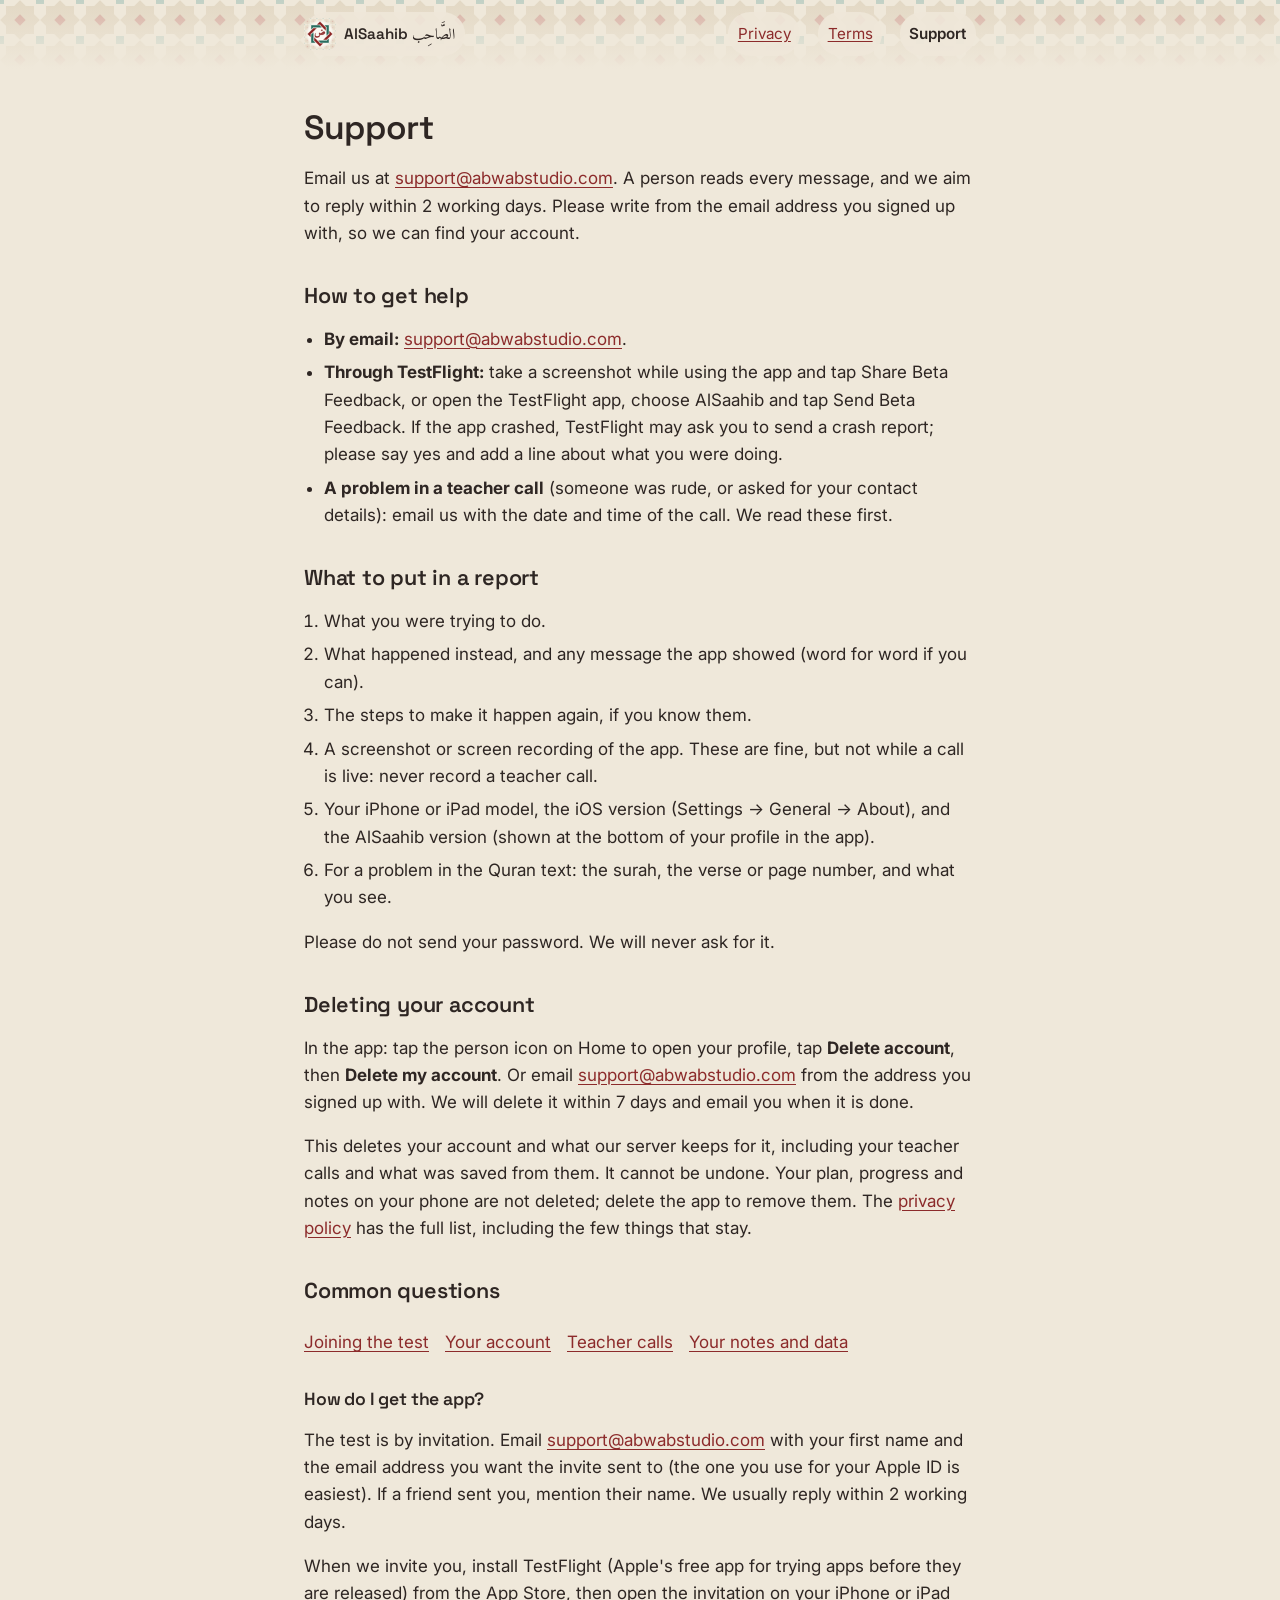
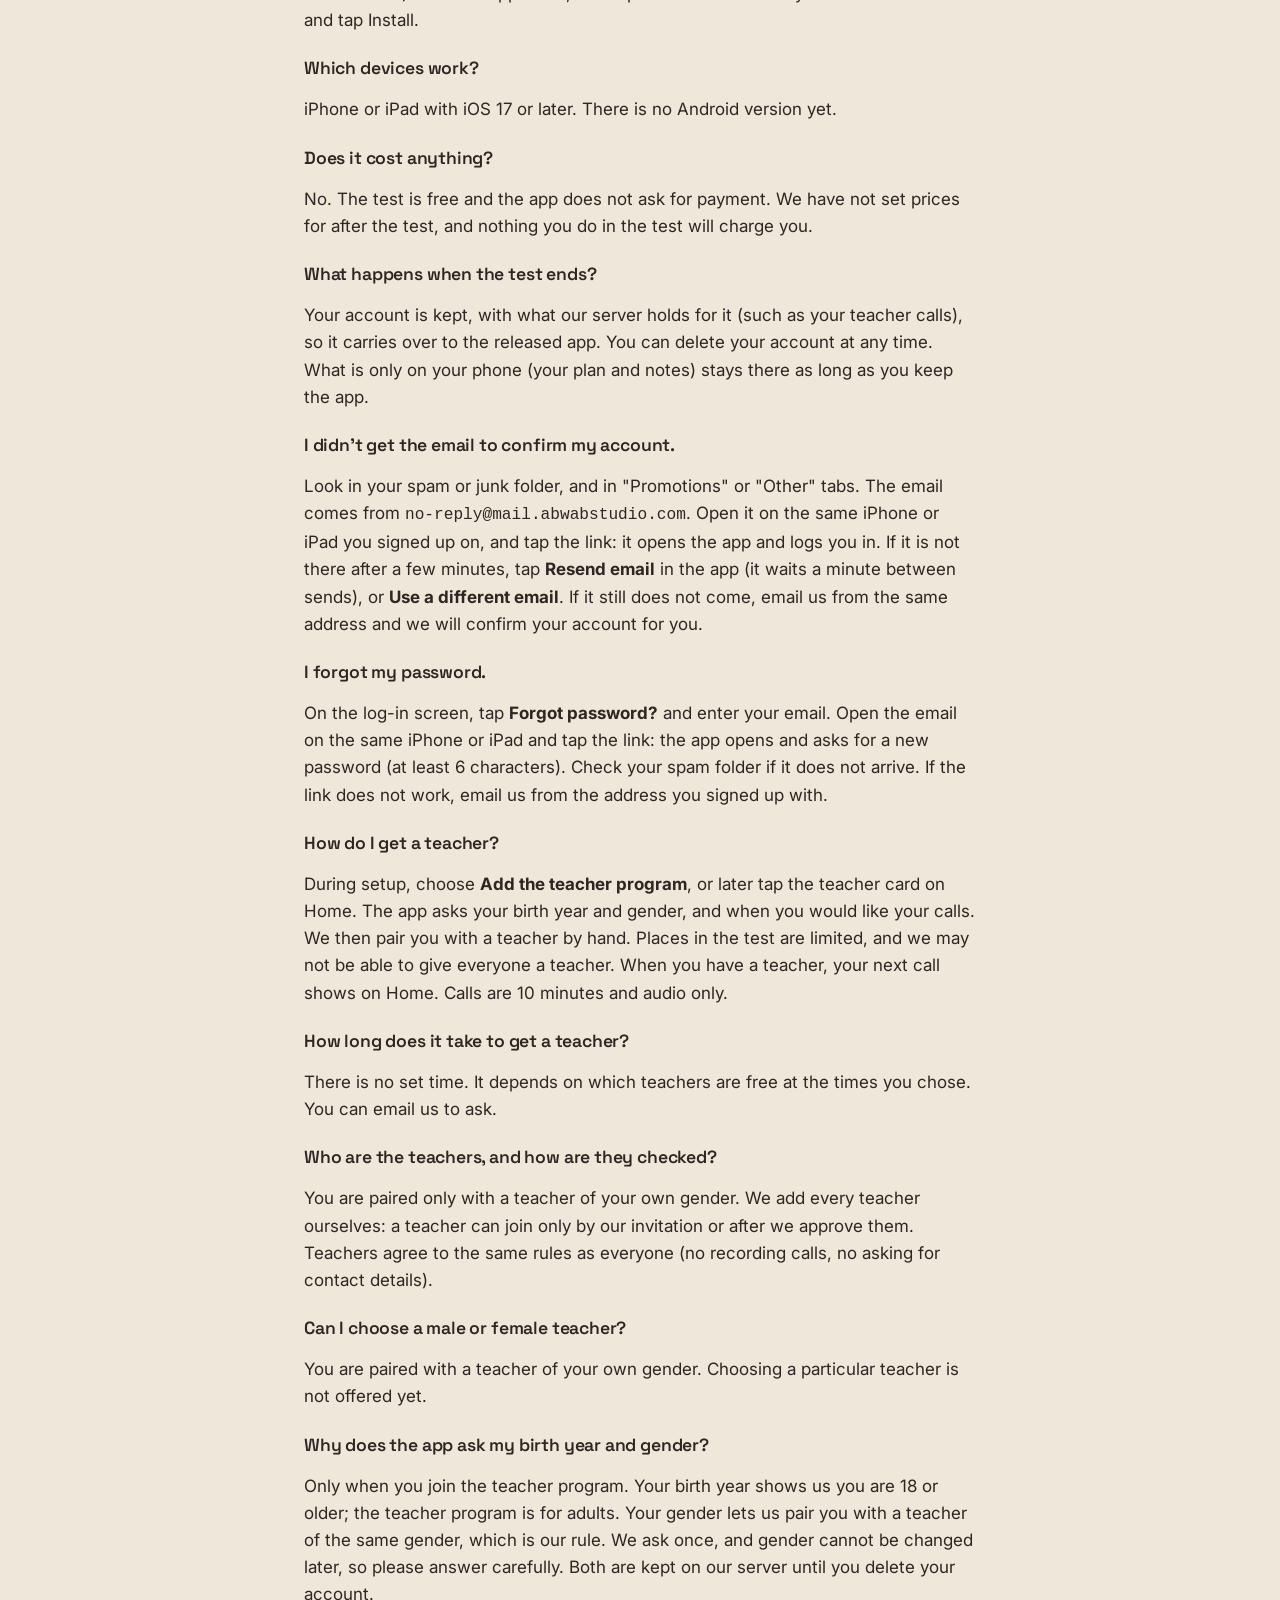
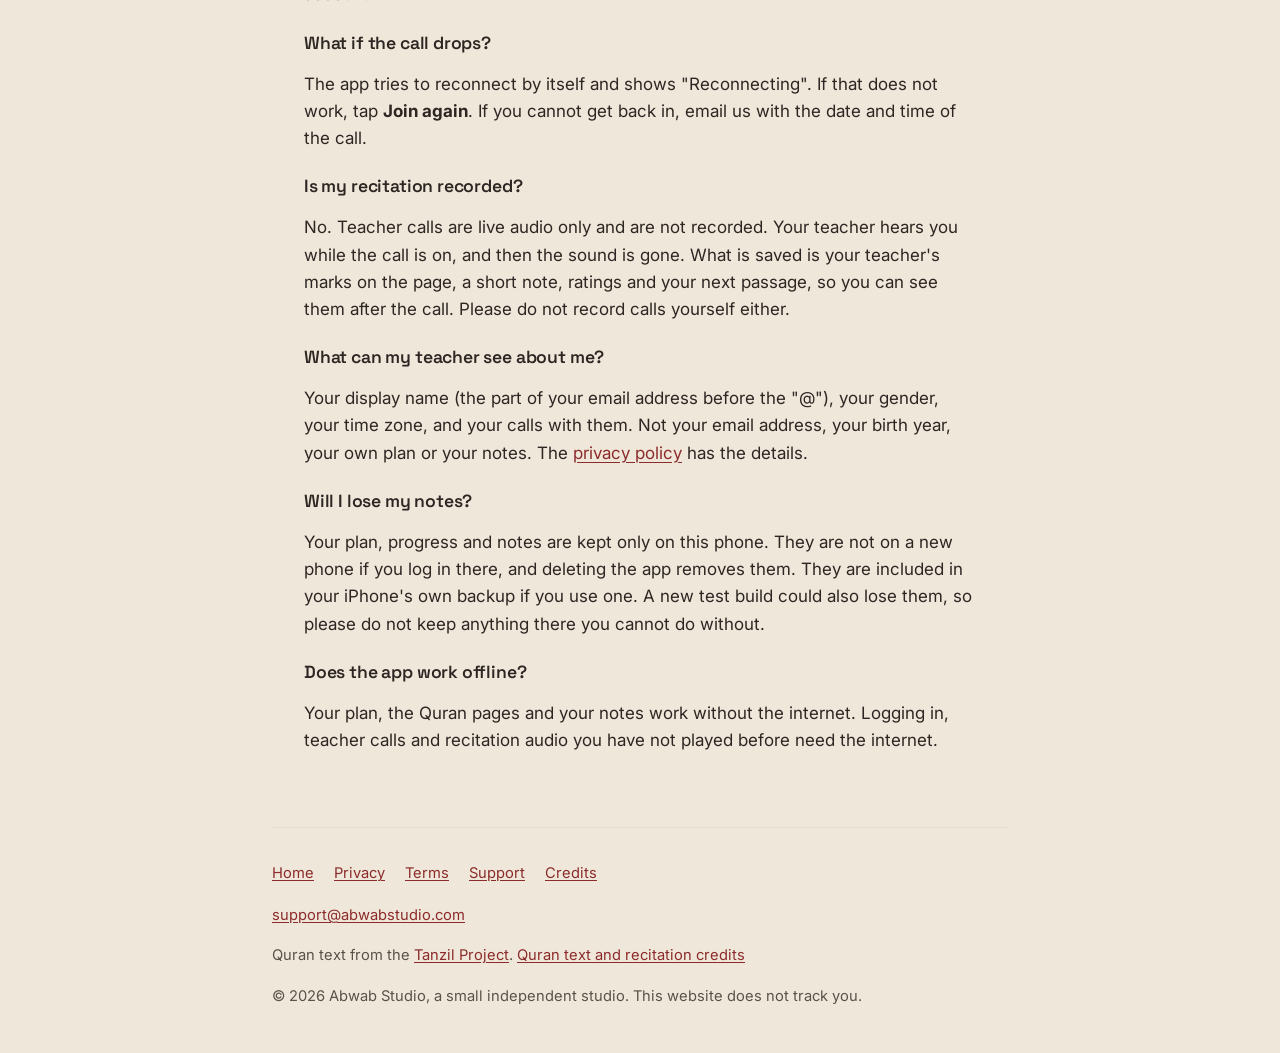
<file: support.html>
<!doctype html>
<html lang="en">
<head>
  <meta charset="utf-8">
  <meta name="viewport" content="width=device-width, initial-scale=1">
  <title>AlSaahib Support</title>
  <meta name="description" content="How to get help with the AlSaahib test version, report a problem, delete your account, and answers to common questions.">
  <meta name="theme-color" content="#efe8da" media="(prefers-color-scheme: light)">
  <meta name="theme-color" content="#191716" media="(prefers-color-scheme: dark)">
  <link rel="icon" href="favicon.ico" sizes="32x32 48x48">
  <link rel="icon" href="assets/icons/favicon-48.png" type="image/png" sizes="48x48">
  <link rel="apple-touch-icon" href="assets/icons/apple-touch-icon.png">
  <link rel="stylesheet" href="style.css">
</head>
<body>
  <a class="skip" href="#main">Skip to content</a>

  <header class="band band-slim">
    <svg class="band-art" aria-hidden="true" focusable="false">
      <defs>
        <pattern id="band-tile" width="40" height="40" patternUnits="userSpaceOnUse">
          <rect class="p-ground" width="40" height="40"/>
          <rect class="p-star" x="6" y="6" width="28" height="28"/>
          <rect class="p-star" x="6" y="6" width="28" height="28" transform="rotate(45 20 20)"/>
          <rect class="p-centre" x="16" y="16" width="8" height="8" transform="rotate(45 20 20)"/>
          <rect class="p-corner" x="-4" y="-4" width="8" height="8"/>
          <rect class="p-corner" x="36" y="-4" width="8" height="8"/>
          <rect class="p-corner" x="-4" y="36" width="8" height="8"/>
          <rect class="p-corner" x="36" y="36" width="8" height="8"/>
        </pattern>
        <linearGradient id="band-fade" x1="0" y1="0" x2="0" y2="1">
          <stop offset="0" class="fade-top"/>
          <stop offset="0.75" class="fade-end"/>
        </linearGradient>
      </defs>
      <rect width="100%" height="100%" fill="url(#band-tile)"/>
      <rect width="100%" height="100%" fill="url(#band-fade)"/>
    </svg>
    <div class="wrap band-inner">
      <nav class="top-nav" aria-label="Site">
        <a class="home" href="index.html" aria-label="AlSaahib home"><img src="assets/icons/favicon-48.png" width="48" height="48" alt=""><span class="label">AlSaahib <span class="arabic" lang="ar" dir="rtl">الصَّاحِب</span></span></a>
        <a href="privacy.html">Privacy</a>
        <a href="terms.html">Terms</a>
        <a href="support.html" aria-current="page">Support</a>
      </nav>
    </div>
  </header>

  <main id="main" class="wrap page">

    <h1>Support</h1>
    <p>Email us at <a href="mailto:support@abwabstudio.com">support@abwabstudio.com</a>. A person reads every
      message, and we aim to reply within 2 working days. Please write from the email address you signed up with, so
      we can find your account.</p>

    <h2>How to get help</h2>
    <ul>
      <li><strong>By email:</strong> <a href="mailto:support@abwabstudio.com">support@abwabstudio.com</a>.</li>
      <li><strong>Through TestFlight:</strong> take a screenshot while using the app and tap Share Beta Feedback, or open
        the TestFlight app, choose AlSaahib and tap Send Beta Feedback. If the app crashed, TestFlight may ask you to
        send a crash report; please say yes and add a line about what you were doing.</li>
      <li><strong>A problem in a teacher call</strong> (someone was rude, or asked for your contact details): email us
        with the date and time of the call. We read these first.</li>
    </ul>

    <h2>What to put in a report</h2>
    <ol>
      <li>What you were trying to do.</li>
      <li>What happened instead, and any message the app showed (word for word if you can).</li>
      <li>The steps to make it happen again, if you know them.</li>
      <li>A screenshot or screen recording of the app. These are fine, but not while a call is live: never record a
        teacher call.</li>
      <li>Your iPhone or iPad model, the iOS version (Settings → General → About), and the AlSaahib version (shown at the
        bottom of your profile in the app).</li>
      <li>For a problem in the Quran text: the surah, the verse or page number, and what you see.</li>
    </ol>
    <p>Please do not send your password. We will never ask for it.</p>

    <h2 id="deleting-your-account">Deleting your account</h2>
    <p>In the app: tap the person icon on Home to open your profile, tap <strong>Delete account</strong>, then
      <strong>Delete my account</strong>. Or email
      <a href="mailto:support@abwabstudio.com?subject=Delete%20my%20account">support@abwabstudio.com</a> from the
      address you signed up with. We will delete it within 7 days and email you when it is done.</p>
    <p>This deletes your account and what our server keeps for it, including your teacher calls and what was saved
      from them. It cannot be undone. Your plan, progress and notes on your phone are not deleted; delete the app to
      remove them. The <a href="privacy.html#deleting-your-account">privacy policy</a> has the full list, including
      the few things that stay.</p>

    <h2>Common questions</h2>
    <ul class="toc-inline">
      <li><a href="#q-join">Joining the test</a></li>
      <li><a href="#q-account">Your account</a></li>
      <li><a href="#q-teacher">Teacher calls</a></li>
      <li><a href="#q-data">Your notes and data</a></li>
    </ul>

    <h3 id="q-join">How do I get the app?</h3>
    <p>The test is by invitation. Email
      <a href="mailto:support@abwabstudio.com?subject=AlSaahib%20test%20invite">support@abwabstudio.com</a> with
      your first name and the email address you want the invite sent to (the one you use for your Apple ID is
      easiest). If a friend sent you, mention their name. We usually reply within 2 working days.</p>
    <p>When we invite you, install TestFlight (Apple's free app for trying apps before they are released) from the
      App Store, then open the invitation on your iPhone or iPad and tap Install.</p>

    <h3>Which devices work?</h3>
    <p>iPhone or iPad with iOS 17 or later. There is no Android version yet.</p>

    <h3>Does it cost anything?</h3>
    <p>No. The test is free and the app does not ask for payment. We have not set prices for after the test, and
      nothing you do in the test will charge you.</p>

    <h3>What happens when the test ends?</h3>
    <p>Your account is kept, with what our server holds for it (such as your teacher calls), so it carries over to
      the released app. You can delete your account at any time. What is only on your phone (your plan and notes)
      stays there as long as you keep the app.</p>

    <h3 id="q-account">I didn't get the email to confirm my account.</h3>
    <p>Look in your spam or junk folder, and in "Promotions" or "Other" tabs. The email comes from
      <code>no-reply@mail.abwabstudio.com</code>. Open it on the same iPhone or iPad you signed up on, and tap the
      link: it opens the app and logs you in. If it is not there after a few minutes, tap <strong>Resend email</strong>
      in the app (it waits a minute between sends), or <strong>Use a different email</strong>. If it still does not
      come, email us from the same address and we will confirm your account for you.</p>

    <h3>I forgot my password.</h3>
    <p>On the log-in screen, tap <strong>Forgot password?</strong> and enter your email. Open the email on the same
      iPhone or iPad and tap the link: the app opens and asks for a new password (at least 6 characters). Check your
      spam folder if it does not arrive. If the link does not work, email us from the address you signed up with.</p>

    <h3 id="q-teacher">How do I get a teacher?</h3>
    <p>During setup, choose <strong>Add the teacher program</strong>, or later tap the teacher card on Home. The app
      asks your birth year and gender, and when you would like your calls. We then pair you with a teacher by hand.
      Places in the test are limited, and we may not be able to give everyone a teacher. When you have a teacher, your
      next call shows on Home. Calls are 10 minutes and audio only.</p>

    <h3>How long does it take to get a teacher?</h3>
    <p>There is no set time. It depends on which teachers are free at the times you chose. You can email us to ask.</p>

    <h3>Who are the teachers, and how are they checked?</h3>
    <p>You are paired only with a teacher of your own gender. We add every teacher ourselves: a teacher can join
      only by our invitation or after we approve them. Teachers agree to the same rules as everyone (no recording
      calls, no asking for contact details).</p>

    <h3>Can I choose a male or female teacher?</h3>
    <p>You are paired with a teacher of your own gender. Choosing a particular teacher is not offered yet.</p>

    <h3>Why does the app ask my birth year and gender?</h3>
    <p>Only when you join the teacher program. Your birth year shows us you are 18 or older; the teacher program is for
      adults. Your gender lets us pair you with a teacher of the same gender, which is our rule. We ask once, and
      gender cannot be changed later, so please answer carefully. Both are kept on our server until you delete your
      account.</p>

    <h3>What if the call drops?</h3>
    <p>The app tries to reconnect by itself and shows "Reconnecting". If that does not work, tap <strong>Join
      again</strong>. If you cannot get back in, email us with the date and time of the call.</p>

    <h3>Is my recitation recorded?</h3>
    <p>No. Teacher calls are live audio only and are not recorded. Your teacher hears you while the call is on, and
      then the sound is gone. What is saved is your teacher's marks on the page, a short note, ratings and your next
      passage, so you can see them after the call. Please do not record calls yourself either.</p>

    <h3>What can my teacher see about me?</h3>
    <p>Your display name (the part of your email address before the "@"), your gender, your time zone, and your calls
      with them. Not your email address, your birth year, your own plan or your notes. The
      <a href="privacy.html#teacher-sees">privacy policy</a> has the details.</p>

    <h3 id="q-data">Will I lose my notes?</h3>
    <p>Your plan, progress and notes are kept only on this phone. They are not on a new phone if you log in there,
      and deleting the app removes them. They are included in your iPhone's own backup if you use one. A new test
      build could also lose them, so please do not keep anything there you cannot do without.</p>

    <h3>Does the app work offline?</h3>
    <p>Your plan, the Quran pages and your notes work without the internet. Logging in, teacher calls and recitation
      audio you have not played before need the internet.</p>

  </main>

  <footer class="wrap narrow site-footer">
    <nav aria-label="Footer">
      <a href="index.html">Home</a>
      <a href="privacy.html">Privacy</a>
      <a href="terms.html">Terms</a>
      <a href="support.html">Support</a>
      <a href="credits.html">Credits</a>
    </nav>
    <p><a href="mailto:support@abwabstudio.com">support@abwabstudio.com</a></p>
    <p class="credits">Quran text from the <a href="https://tanzil.net/">Tanzil Project</a>.
      <a href="credits.html">Quran text and recitation credits</a></p>
    <p>© 2026 Abwab Studio, a small independent studio. This website does not track you.</p>
  </footer>
</body>
</html>
</file>
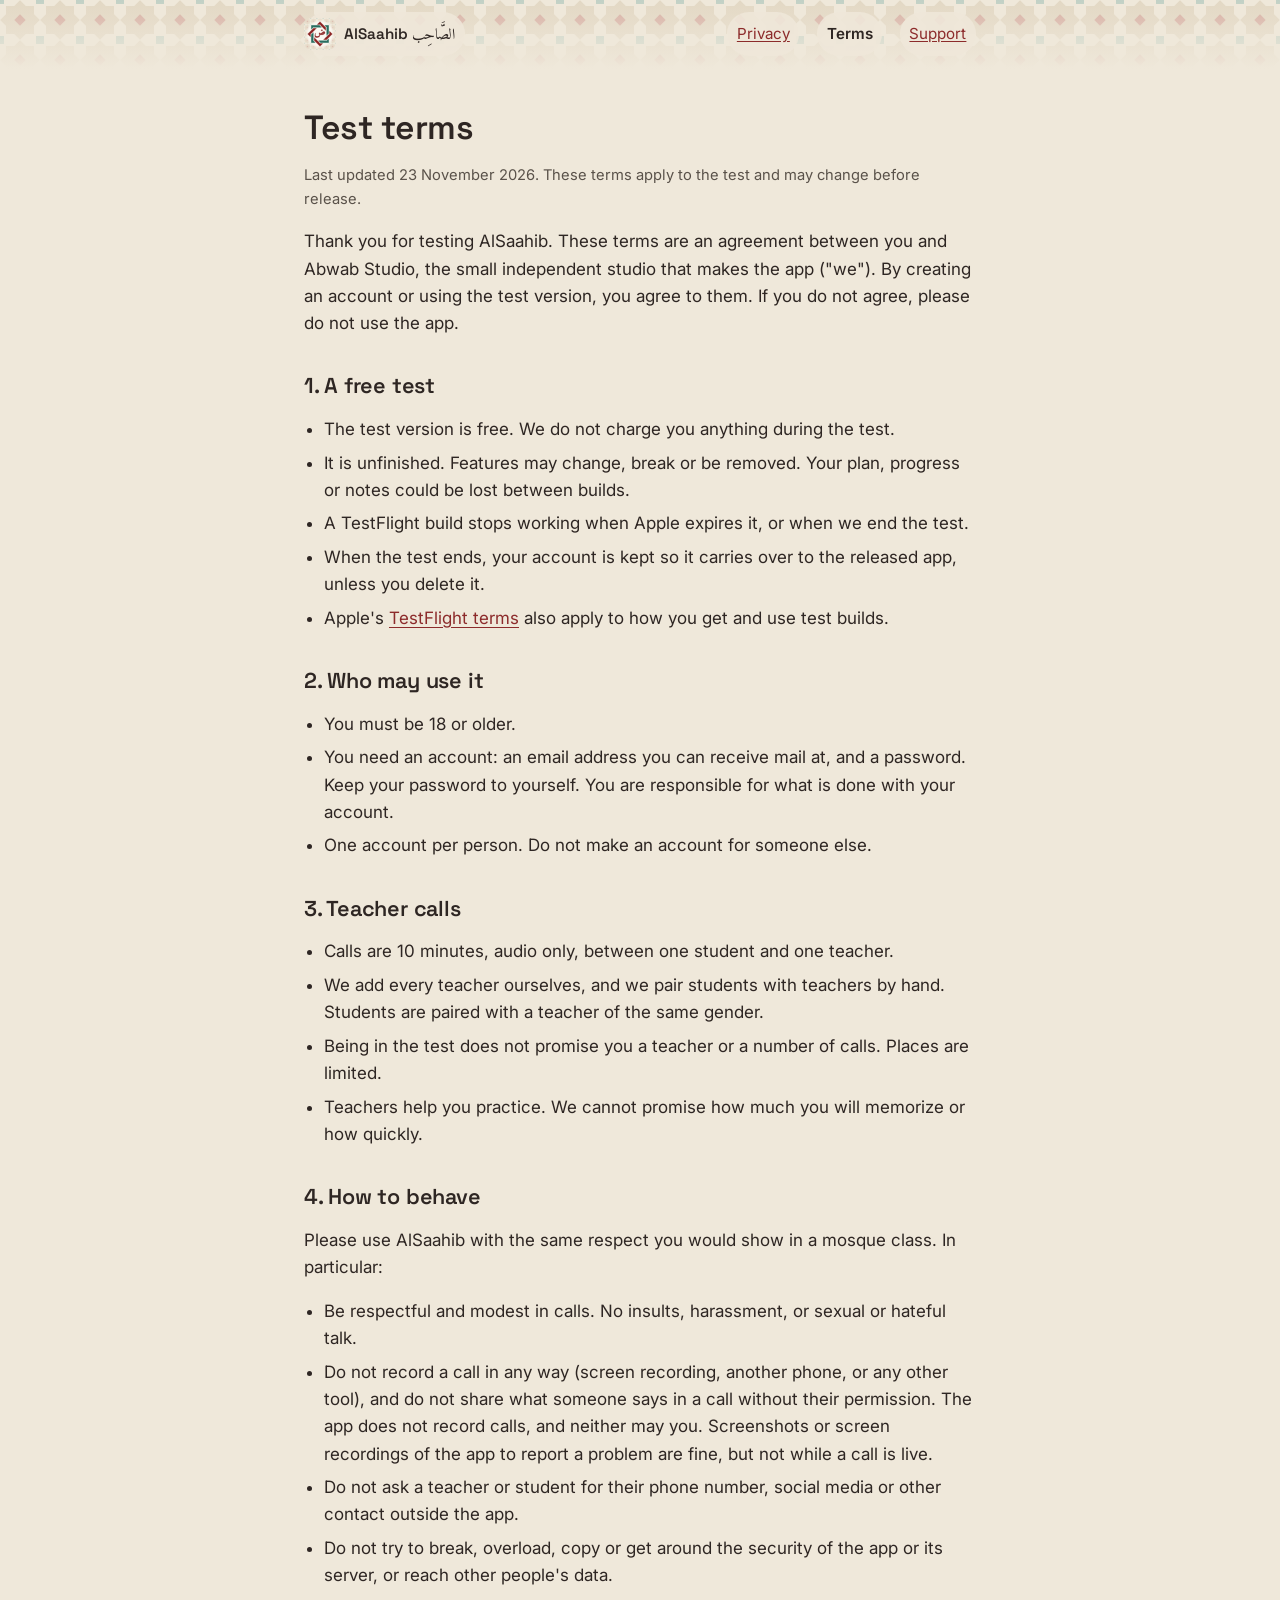
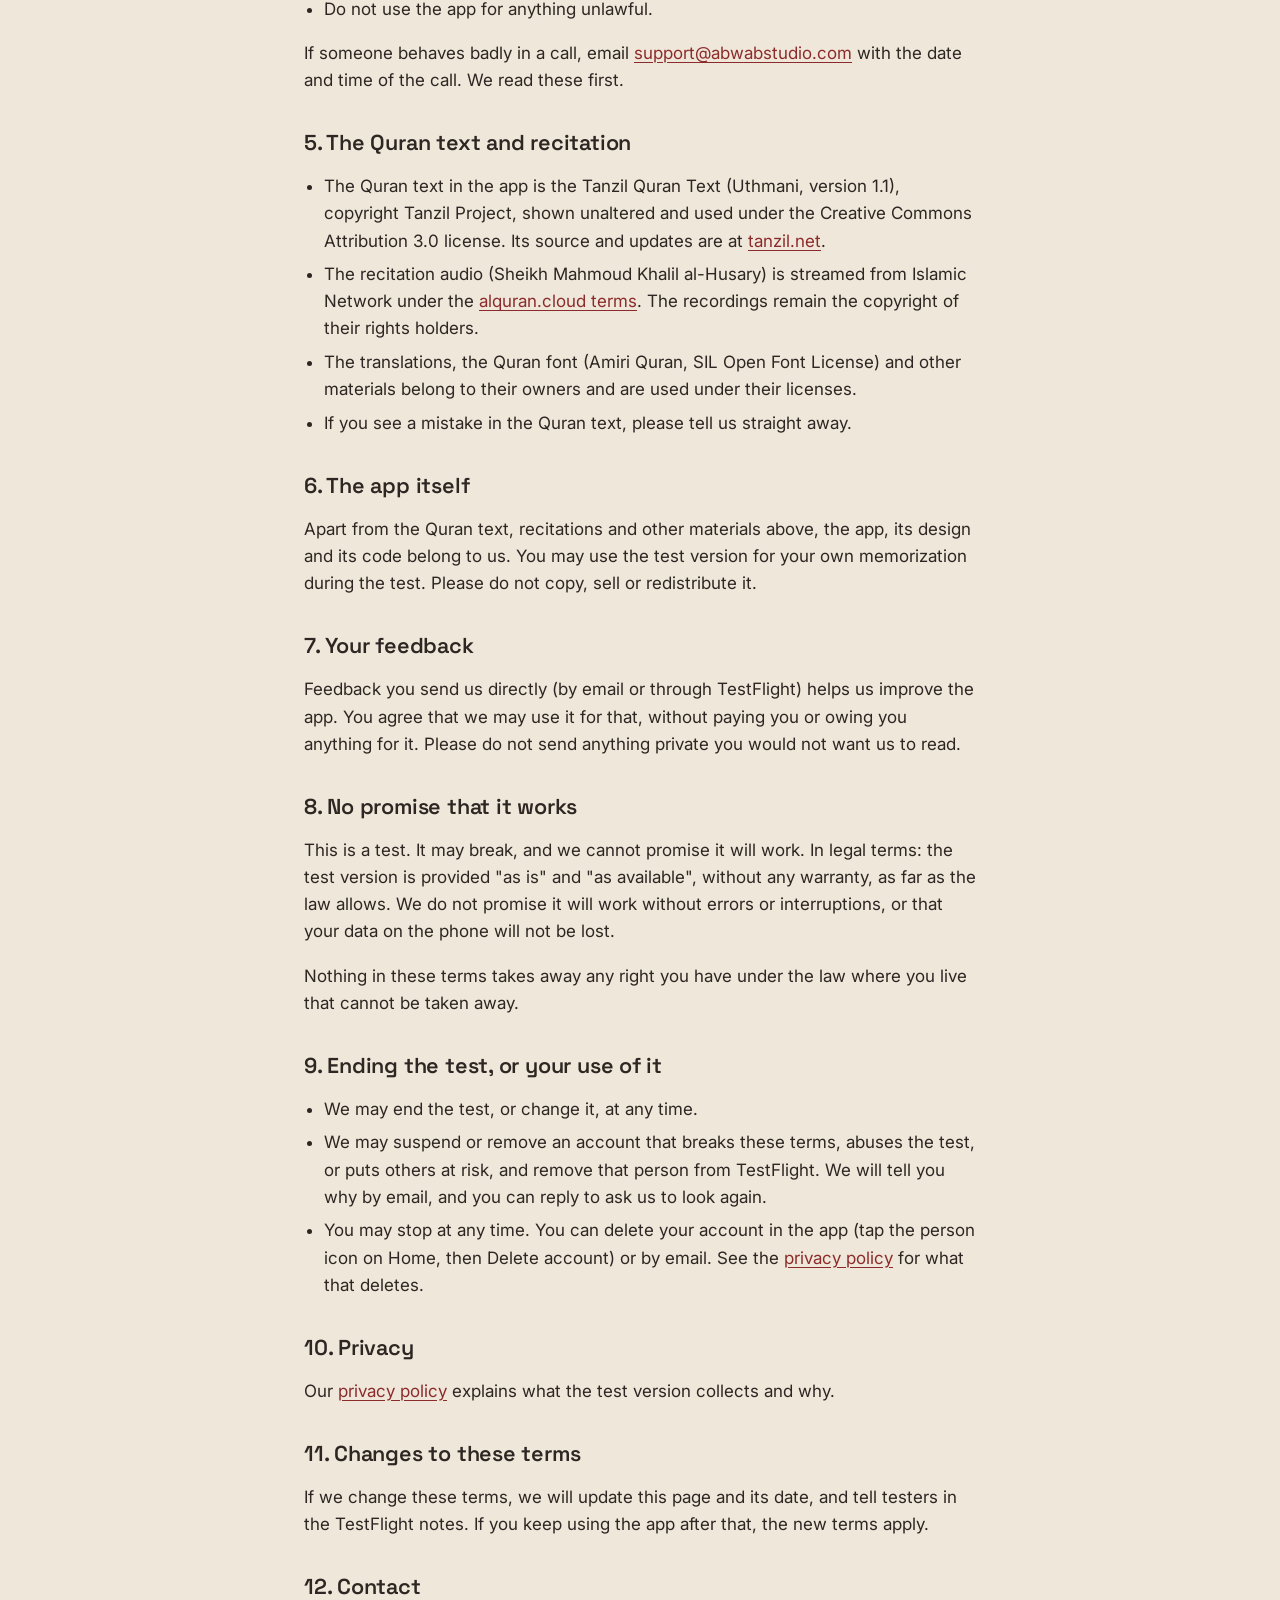
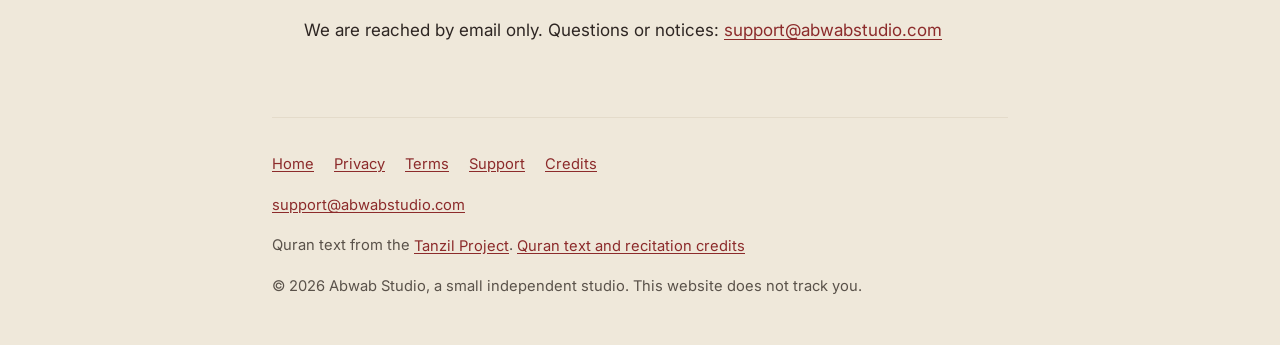
<file: terms.html>
<!doctype html>
<html lang="en">
<head>
  <meta charset="utf-8">
  <meta name="viewport" content="width=device-width, initial-scale=1">
  <title>AlSaahib Test Terms</title>
  <meta name="description" content="The short agreement for people testing the free AlSaahib test version through TestFlight.">
  <meta name="theme-color" content="#efe8da" media="(prefers-color-scheme: light)">
  <meta name="theme-color" content="#191716" media="(prefers-color-scheme: dark)">
  <link rel="icon" href="favicon.ico" sizes="32x32 48x48">
  <link rel="icon" href="assets/icons/favicon-48.png" type="image/png" sizes="48x48">
  <link rel="apple-touch-icon" href="assets/icons/apple-touch-icon.png">
  <link rel="stylesheet" href="style.css">
</head>
<body>
  <a class="skip" href="#main">Skip to content</a>

  <header class="band band-slim">
    <svg class="band-art" aria-hidden="true" focusable="false">
      <defs>
        <pattern id="band-tile" width="40" height="40" patternUnits="userSpaceOnUse">
          <rect class="p-ground" width="40" height="40"/>
          <rect class="p-star" x="6" y="6" width="28" height="28"/>
          <rect class="p-star" x="6" y="6" width="28" height="28" transform="rotate(45 20 20)"/>
          <rect class="p-centre" x="16" y="16" width="8" height="8" transform="rotate(45 20 20)"/>
          <rect class="p-corner" x="-4" y="-4" width="8" height="8"/>
          <rect class="p-corner" x="36" y="-4" width="8" height="8"/>
          <rect class="p-corner" x="-4" y="36" width="8" height="8"/>
          <rect class="p-corner" x="36" y="36" width="8" height="8"/>
        </pattern>
        <linearGradient id="band-fade" x1="0" y1="0" x2="0" y2="1">
          <stop offset="0" class="fade-top"/>
          <stop offset="0.75" class="fade-end"/>
        </linearGradient>
      </defs>
      <rect width="100%" height="100%" fill="url(#band-tile)"/>
      <rect width="100%" height="100%" fill="url(#band-fade)"/>
    </svg>
    <div class="wrap band-inner">
      <nav class="top-nav" aria-label="Site">
        <a class="home" href="index.html" aria-label="AlSaahib home"><img src="assets/icons/favicon-48.png" width="48" height="48" alt=""><span class="label">AlSaahib <span class="arabic" lang="ar" dir="rtl">الصَّاحِب</span></span></a>
        <a href="privacy.html">Privacy</a>
        <a href="terms.html" aria-current="page">Terms</a>
        <a href="support.html">Support</a>
      </nav>
    </div>
  </header>

  <main id="main" class="wrap page">

    <h1>Test terms</h1>
    <p class="meta">Last updated 23 November 2026. These terms apply to the test and may change before
      release.</p>

    <p>Thank you for testing AlSaahib. These terms are an agreement between you and Abwab Studio, the small independent studio that makes the app
      ("we"). By creating an account or using the test version, you agree to them. If you
      do not agree, please do not use the app.</p>

    <h2>1. A free test</h2>
    <ul>
      <li>The test version is free. We do not charge you anything during the test.</li>
      <li>It is unfinished. Features may change, break or be removed. Your plan, progress or notes could be lost
        between builds.</li>
      <li>A TestFlight build stops working when Apple expires it, or when we end the test.</li>
      <li>When the test ends, your account is kept so it carries over to the released app, unless you delete it.</li>
      <li>Apple's <a href="https://www.apple.com/legal/internet-services/itunes/testflight/">TestFlight terms</a> also
        apply to how you get and use test builds.</li>
    </ul>

    <h2>2. Who may use it</h2>
    <ul>
      <li>You must be 18 or older.</li>
      <li>You need an account: an email address you can receive mail at, and a password. Keep your password to
        yourself. You are responsible for what is done with your account.</li>
      <li>One account per person. Do not make an account for someone else.</li>
    </ul>

    <h2>3. Teacher calls</h2>
    <ul>
      <li>Calls are 10 minutes, audio only, between one student and one teacher.</li>
      <li>We add every teacher ourselves, and we pair students with teachers by hand. Students are paired with a
        teacher of the same gender.</li>
      <li>Being in the test does not promise you a teacher or a number of calls. Places are limited.</li>
      <li>Teachers help you practice. We cannot promise how much you will memorize or how quickly.</li>
    </ul>

    <h2>4. How to behave</h2>
    <p>Please use AlSaahib with the same respect you would show in a mosque class. In particular:</p>
    <ul>
      <li>Be respectful and modest in calls. No insults, harassment, or sexual or hateful talk.</li>
      <li>Do not record a call in any way (screen recording, another phone, or any other tool), and do not share what
        someone says in a call without their permission. The app does not record calls, and neither may you.
        Screenshots or screen recordings of the app to report a problem are fine, but not while a call is live.</li>
      <li>Do not ask a teacher or student for their phone number, social media or other contact outside the app.</li>
      <li>Do not try to break, overload, copy or get around the security of the app or its server, or reach other
        people's data.</li>
      <li>Do not use the app for anything unlawful.</li>
    </ul>
    <p>If someone behaves badly in a call, email
      <a href="mailto:support@abwabstudio.com?subject=Problem%20in%20a%20call">support@abwabstudio.com</a> with the
      date and time of the call. We read these first.</p>

    <h2>5. The Quran text and recitation</h2>
    <ul>
      <li>The Quran text in the app is the Tanzil Quran Text (Uthmani, version 1.1), copyright Tanzil Project, shown
        unaltered and used under the Creative Commons Attribution 3.0 license. Its source and updates are at
        <a href="https://tanzil.net/">tanzil.net</a>.</li>
      <li>The recitation audio (Sheikh Mahmoud Khalil al-Husary) is streamed from Islamic Network under the
        <a href="https://alquran.cloud/terms-and-conditions">alquran.cloud terms</a>. The recordings remain the
        copyright of their rights holders.</li>
      <li>The translations, the Quran font (Amiri Quran, SIL Open Font License) and other materials belong to their
        owners and are used under their licenses.</li>
      <li>If you see a mistake in the Quran text, please tell us straight away.</li>
    </ul>

    <h2>6. The app itself</h2>
    <p>Apart from the Quran text, recitations and other materials above, the app, its design and its code belong to
      us. You may use the test version for your own memorization during the test. Please do not copy, sell or
      redistribute it.</p>

    <h2>7. Your feedback</h2>
    <p>Feedback you send us directly (by email or through TestFlight) helps us improve the app. You agree that we may
      use it for that, without paying you or owing you anything for it. Please do not send anything private you would
      not want us to read.</p>

    <h2>8. No promise that it works</h2>
    <p>This is a test. It may break, and we cannot promise it will work. In legal terms: the test version is provided
      "as is" and "as available", without any warranty, as far as the law allows. We do not promise it will work
      without errors or interruptions, or that your data on the phone will not be lost.</p>
    <p>Nothing in these terms takes away any right you have under the law where you live that cannot be taken
      away.</p>

    <h2>9. Ending the test, or your use of it</h2>
    <ul>
      <li>We may end the test, or change it, at any time.</li>
      <li>We may suspend or remove an account that breaks these terms, abuses the test, or puts others at risk, and
        remove that person from TestFlight. We will tell you why by email, and you can reply to ask us to look
        again.</li>
      <li>You may stop at any time. You can delete your account in the app (tap the person icon on Home, then
        Delete account) or by email. See the <a href="privacy.html#deleting-your-account">privacy policy</a> for what
        that deletes.</li>
    </ul>

    <h2>10. Privacy</h2>
    <p>Our <a href="privacy.html">privacy policy</a> explains what the test version collects and why.</p>

    <h2>11. Changes to these terms</h2>
    <p>If we change these terms, we will update this page and its date, and tell testers in the TestFlight notes. If
      you keep using the app after that, the new terms apply.</p>

    <h2>12. Contact</h2>
    <p>We are reached by email only. Questions or notices:
      <a href="mailto:support@abwabstudio.com">support@abwabstudio.com</a></p>

  </main>

  <footer class="wrap narrow site-footer">
    <nav aria-label="Footer">
      <a href="index.html">Home</a>
      <a href="privacy.html">Privacy</a>
      <a href="terms.html">Terms</a>
      <a href="support.html">Support</a>
      <a href="credits.html">Credits</a>
    </nav>
    <p><a href="mailto:support@abwabstudio.com">support@abwabstudio.com</a></p>
    <p class="credits">Quran text from the <a href="https://tanzil.net/">Tanzil Project</a>.
      <a href="credits.html">Quran text and recitation credits</a></p>
    <p>© 2026 Abwab Studio, a small independent studio. This website does not track you.</p>
  </footer>
</body>
</html>
</file>
<file: style.css>
/* AlSaahib website: one stylesheet for every page.
   No external requests: the fonts are self-hosted subsets in assets/fonts.
   Colors and type follow the app's design tokens (limestone ground, ink, porphyry accent, jade). */

@font-face {
  font-family: "Inter";
  src: url("assets/fonts/Inter-subset.woff2") format("woff2");
  font-weight: 100 900;
  font-style: normal;
  font-display: swap;
}
@font-face {
  font-family: "Space Grotesk";
  src: url("assets/fonts/SpaceGrotesk-subset.woff2") format("woff2");
  font-weight: 300 700;
  font-style: normal;
  font-display: swap;
}
@font-face {
  font-family: "Amiri";
  src: url("assets/fonts/Amiri-subset.woff2") format("woff2");
  font-weight: 400;
  font-style: normal;
  font-display: swap;
  unicode-range: U+0600-06FF;
}

:root {
  color-scheme: light dark;
  --ground: #efe8da;
  --surface: #fbf8f1;
  --ink: #2e2623;
  --muted: #5a524a;
  --accent: #8c2b2b;          /* button fill */
  --accent-hover: #6e1f1f;
  --link: #8c2b2b;            /* links and the Arabic name */
  --link-hover: #6e1f1f;
  --on-accent: #fff7ec;
  --tint: #f9ece6;
  --jade-tint: #e3ede7;
  --on-jade-tint: #1f5a4e;
  --rule: #e4dbca;
  --pat-star: #dccfb8;
  --pat-centre: #c98e84;
  --pat-corner: #a9c4ba;
  --bezel: #2e2623;
  --shadow-card: 0 1px 2px rgba(70, 50, 30, 0.10);
  --shadow-raised: 0 18px 40px rgba(70, 50, 30, 0.18), 0 2px 6px rgba(70, 50, 30, 0.10);
  --shadow-button: 0 6px 16px rgba(140, 43, 43, 0.22);
  --wrap: 65rem;              /* about 1040 px */
  --gutter: 1rem;             /* 16 px on phones */
}

@media (prefers-color-scheme: dark) {
  :root {
    --ground: #191716;
    --surface: #24211f;
    --ink: #f1eadb;
    --muted: #bdb3a4;
    --accent: #a8392f;
    --accent-hover: #b94539;
    --link: #e8a598;
    --link-hover: #f4c4ba;
    --on-accent: #fff7ec;
    --tint: rgba(232, 165, 152, 0.14);
    --jade-tint: rgba(111, 165, 149, 0.16);
    --on-jade-tint: #bfd8cc;
    --rule: #3a3531;
    --pat-star: #2b2623;
    --pat-centre: #6b312c;
    --pat-corner: #2c463f;
    --bezel: #0e0d0c;
    --shadow-card: 0 1px 2px rgba(0, 0, 0, 0.4);
    --shadow-raised: 0 18px 40px rgba(0, 0, 0, 0.5), 0 2px 6px rgba(0, 0, 0, 0.4);
    --shadow-button: 0 6px 16px rgba(0, 0, 0, 0.35);
  }
}

* { box-sizing: border-box; }

html { -webkit-text-size-adjust: 100%; text-size-adjust: 100%; }

body {
  margin: 0;
  background: var(--ground);
  color: var(--ink);
  font-family: "Inter", -apple-system, BlinkMacSystemFont, "Segoe UI", Roboto, "Helvetica Neue", Arial, sans-serif;
  font-size: 1.0625rem;
  line-height: 1.6;
  overflow-wrap: break-word;
}

img { max-width: 100%; height: auto; }

a { color: var(--link); text-underline-offset: 0.15em; }
a:hover { color: var(--link-hover); }
:focus-visible { outline: 2px solid var(--link); outline-offset: 3px; border-radius: 4px; }

h1, h2, h3 {
  font-family: "Space Grotesk", -apple-system, BlinkMacSystemFont, "Segoe UI", sans-serif;
  font-weight: 600;
  line-height: 1.2;
  letter-spacing: -0.01em;
}
h1 { font-size: 1.85rem; margin: 0.5rem 0 1rem; }
h2 { font-size: 1.35rem; margin: 2.25rem 0 0.6rem; }
h3 { font-size: 1.1rem; margin: 1.5rem 0 0.3rem; }

ul, ol { padding-left: 1.25rem; }
li { margin: 0.4rem 0; }

code { font-size: 0.95em; overflow-wrap: anywhere; }

.arabic {
  font-family: "Amiri", "Geeza Pro", "Noto Naskh Arabic", "Traditional Arabic", serif;
  font-weight: 400;
  letter-spacing: 0;
}

.wrap {
  width: 100%;
  max-width: var(--wrap);
  margin: 0 auto;
  padding-left: var(--gutter);
  padding-right: var(--gutter);
}

.skip {
  position: absolute; left: -999px; top: 0.5rem; z-index: 10;
  background: var(--surface); color: var(--ink); padding: 0.5rem 0.9rem; border-radius: 10px;
}
.skip:focus { left: 0.5rem; }

/* ---------- Header band: the app's eight-point-star pattern, fading into the ground ---------- */

.band { position: relative; overflow: hidden; }
.band-art { position: absolute; top: 0; left: 0; width: 100%; height: 100%; display: block; }
.p-ground { fill: var(--ground); }
.p-star { fill: var(--pat-star); }
.p-centre { fill: var(--pat-centre); }
.p-corner { fill: var(--pat-corner); }
.fade-top { stop-color: var(--ground); stop-opacity: 0.35; }
.fade-end { stop-color: var(--ground); stop-opacity: 1; }

.band-inner { position: relative; }

.top-nav {
  display: flex; flex-wrap: wrap; align-items: center; gap: 0 1.1rem;
  padding-top: 0.75rem; font-size: 0.95rem;
}
.top-nav .home {
  margin-right: auto; gap: 0.5rem;
  color: var(--ink); text-decoration: none; font-weight: 600;
  font-family: "Space Grotesk", -apple-system, sans-serif;
}
.top-nav .home img { width: 32px; height: 32px; border-radius: 8px; }
.top-nav a { min-height: 44px; display: inline-flex; align-items: center; }
.top-nav a[aria-current="page"] { color: var(--ink); text-decoration: none; font-weight: 600; }

.brand {
  display: flex; align-items: center; gap: 1rem;
  padding: 2.25rem 0 0.5rem;
}
.brand img {
  width: 72px; height: 72px; border-radius: 17px; flex-shrink: 0;
  box-shadow: 0 4px 14px rgba(70, 50, 30, 0.18);
}
.brand > div {
  padding: 0.35rem 0.85rem; border-radius: 16px;
  background: var(--ground); background: color-mix(in srgb, var(--ground) 90%, transparent);
}
.brand-name { margin: 0; font-size: 2rem; line-height: 1.15; }
.brand-name .arabic { font-size: 0.9em; color: var(--link); margin-left: 0.35rem; white-space: nowrap; }

/* ---------- Landing page ---------- */

.hero {
  display: grid; gap: 2rem; align-items: center;
  padding-top: 1.5rem; padding-bottom: 2rem;
}
.hero h2 {
  font-size: clamp(1.75rem, 6.5vw, 2.6rem); line-height: 1.12;
  margin: 0 0 1rem; letter-spacing: -0.015em;
}
.lede { font-size: 1.1rem; margin: 0 0 1rem; max-width: 34rem; }
.pill {
  display: inline-block; padding: 0.3rem 0.8rem; border-radius: 999px;
  background: var(--jade-tint); color: var(--on-jade-tint);
  font-size: 0.85rem; font-weight: 600; margin: 0 0 1rem;
}

.actions { display: flex; flex-wrap: wrap; gap: 0.75rem; margin: 1.5rem 0 0.75rem; }
.button {
  display: inline-flex; align-items: center; justify-content: center;
  min-height: 52px; padding: 0 1.5rem; border-radius: 26px;
  font-weight: 600; font-size: 1rem; text-decoration: none; text-align: center;
}
.button-primary { background: var(--accent); color: var(--on-accent); box-shadow: var(--shadow-button); }
.button-primary:hover { background: var(--accent-hover); color: var(--on-accent); }
.button-secondary { background: var(--surface); color: var(--ink); box-shadow: var(--shadow-card); }
.button-secondary:hover { color: var(--ink); background: var(--tint); }
.action-note { font-size: 0.92rem; color: var(--muted); margin: 0; max-width: 34rem; }

/* Phone frame drawn in CSS: rounded corners, thin border, soft shadow. */
.phone {
  margin: 0 auto; width: 100%; max-width: 17.5rem;
  padding: 0.5rem; border-radius: 2.6rem;
  background: var(--bezel);
  border: 1px solid rgba(255, 255, 255, 0.08);
  box-shadow: var(--shadow-raised);
}
.phone img { display: block; width: 100%; height: auto; border-radius: 2.15rem; background: var(--surface); }
.hero .phone { max-width: 18.5rem; }

figure { margin: 0; }
figcaption { font-size: 0.88rem; color: var(--muted); text-align: center; margin-top: 0.9rem; line-height: 1.45; }

.section { padding-top: 2.5rem; padding-bottom: 1rem; scroll-margin-top: 1rem; }
.section h2.section-title { margin-top: 0; font-size: clamp(1.45rem, 5vw, 1.9rem); }
.section-intro { color: var(--muted); max-width: 36rem; margin-top: 0; }

.feature {
  display: grid; gap: 1.5rem; align-items: center;
  padding: 1.75rem 0 2rem; border-top: 1px solid var(--rule);
}
.feature.first { border-top: 0; }
.feature h3 { font-size: 1.3rem; margin: 0 0 0.5rem; }
.feature p { margin: 0 0 0.75rem; max-width: 32rem; }
.eyebrow {
  display: block; font-size: 0.78rem; font-weight: 600; letter-spacing: 0.06em;
  text-transform: uppercase; color: var(--link); margin-bottom: 0.4rem;
}

.card {
  background: var(--surface); border-radius: 20px; padding: 1.25rem 1.25rem 0.75rem;
  box-shadow: var(--shadow-card);
}
.card h3 { margin-top: 0; }
.card ul { margin-top: 0.25rem; }

.facts { list-style: none; padding: 0; margin: 0.5rem 0 1rem; }
.facts li { position: relative; padding-left: 1.6rem; margin: 0.7rem 0; }
.facts li::before {
  content: ""; position: absolute; left: 0.1rem; top: 0.5em;
  width: 0.6rem; height: 0.6rem; background: var(--pat-centre); transform: rotate(45deg); border-radius: 1px;
}

.split { display: grid; gap: 1rem; }

.info { list-style: none; padding: 0; margin: 0 0 1rem; display: grid; gap: 0.6rem; }
.info li {
  margin: 0; padding: 0.85rem 1rem; background: var(--surface); border-radius: 16px;
  box-shadow: var(--shadow-card);
}

/* ---------- Text pages (privacy, terms, support, credits, 404) ---------- */

.page { max-width: 46rem; padding-top: 0.5rem; padding-bottom: 1rem; }

/* Tables: scroll sideways inside their own box on a phone, never the page. */
.table-wrap {
  overflow-x: auto;
  -webkit-overflow-scrolling: touch;
  margin: 0.75rem 0 1rem;
  border: 1px solid var(--rule);
  border-radius: 12px;
  background: var(--surface);
}
table { border-collapse: collapse; width: 100%; font-size: 0.95rem; }
th, td { text-align: left; vertical-align: top; padding: 0.55rem 0.7rem; border-bottom: 1px solid var(--rule); }
tr:last-child td, tr:last-child th { border-bottom: 0; }
th { font-weight: 600; }
thead th { background: var(--tint); }
td a { overflow-wrap: anywhere; }

/* On a phone, each table row becomes a card: the row's name first, then each value under its column name. */
@media (max-width: 40rem) {
  .stack { overflow-x: visible; }
  .stack table, .stack tbody, .stack tr, .stack th, .stack td { display: block; width: 100%; }
  .stack thead {
    position: absolute; width: 1px; height: 1px; overflow: hidden;
    clip: rect(0 0 0 0); clip-path: inset(50%); white-space: nowrap;
  }
  .stack tr { padding: 0.75rem 0.9rem; border-bottom: 1px solid var(--rule); }
  .stack tr:last-child { border-bottom: 0; }
  .stack th, .stack td { padding: 0.2rem 0; border-bottom: 0; }
  .stack th[scope="row"] { font-size: 1.02rem; padding-bottom: 0.35rem; }
  .stack td::before {
    content: attr(data-label);
    display: block;
    font-size: 0.8rem;
    font-weight: 600;
    color: var(--muted);
    margin-top: 0.35rem;
  }
}

/* "On this page" jump links. */
.toc {
  background: var(--surface);
  border: 1px solid var(--rule);
  border-radius: 12px;
  padding: 0.6rem 1rem;
  margin: 1rem 0;
}
.toc-title { margin: 0; font-weight: 600; }
.toc ul { margin: 0.25rem 0 0; }
.toc li { margin: 0; }
.toc-inline { list-style: none; padding: 0; display: flex; flex-wrap: wrap; gap: 0 1rem; }
.toc-inline li { margin: 0; }
/* Jump links and short inline links: at least 44 px tall to tap. */
.toc a, .toc-inline a, .tap { display: inline-flex; align-items: center; min-height: 44px; }

.meta { color: var(--muted); font-size: 0.92rem; }

.note {
  background: var(--tint);
  border-radius: 12px;
  padding: 0.75rem 1rem;
}

pre.notice {
  background: var(--surface); border: 1px solid var(--rule); border-radius: 12px;
  padding: 0.75rem 0.9rem; font-size: 0.8rem; line-height: 1.45;
  white-space: pre-wrap; overflow-wrap: anywhere; max-width: 100%;
}

/* ---------- Footer ---------- */

.site-footer {
  margin-top: 2.5rem; padding: 1.5rem 0 2.5rem;
  border-top: 1px solid var(--rule);
  color: var(--muted); font-size: 0.92rem;
}
.site-footer nav { display: flex; flex-wrap: wrap; gap: 0 1.25rem; margin-bottom: 0.5rem; }
.site-footer nav a { min-height: 44px; display: inline-flex; align-items: center; }
.site-footer p { margin: 0.4rem 0; max-width: 46rem; }
.site-footer .credits a { display: inline-flex; align-items: center; min-height: 44px; }

/* ---------- Wider screens ---------- */

@media (min-width: 40rem) {
  :root { --gutter: 1.5rem; }
  .brand-name { font-size: 2.3rem; }
  .split { grid-template-columns: 1fr 1fr; gap: 1.25rem; }
}

@media (min-width: 52rem) {
  :root { --gutter: 2rem; }
  h1 { font-size: 2.1rem; }
  .hero { grid-template-columns: 1.15fr 0.85fr; gap: 3rem; padding-top: 2.5rem; }
  .feature { grid-template-columns: 0.8fr 1.2fr; gap: 3rem; padding: 2.5rem 0; }
  .feature.flip > figure { order: 2; }
  .feature .phone { max-width: 16.5rem; }
  .feature.teacher { grid-template-columns: 1.2fr 0.8fr; }
}

@media (prefers-reduced-motion: reduce) {
  * { animation: none !important; transition: none !important; scroll-behavior: auto !important; }
}

/* Keep the header links readable over the pattern. */
.top-nav a:not(.home) {
  padding: 0 0.6rem; border-radius: 999px;
  background: var(--ground);
  background: color-mix(in srgb, var(--ground) 88%, transparent);
}
.top-nav .home { padding-right: 0.6rem; border-radius: 999px; background: var(--ground); background: color-mix(in srgb, var(--ground) 88%, transparent); }

/* Text pages: a shorter band, and header, text and footer share one narrower column. */
.band-slim .band-inner { padding-bottom: 2.25rem; }
.band-slim .wrap, .narrow { max-width: 46rem; }

/* Header on phones: the home link shows only the icon so the nav fits on one row. */
.visually-hidden {
  position: absolute; width: 1px; height: 1px; overflow: hidden;
  clip: rect(0 0 0 0); clip-path: inset(50%); white-space: nowrap;
}
@media (max-width: 40rem) {
  .top-nav { gap: 0 0.4rem; font-size: 0.92rem; }
  .top-nav .home .label { position: absolute; width: 1px; height: 1px; overflow: hidden;
    clip: rect(0 0 0 0); clip-path: inset(50%); white-space: nowrap; }
  .top-nav .home { padding-right: 0.3rem; }
  .top-nav a:not(.home) { padding: 0 0.5rem; }
}
.index-nav { justify-content: flex-end; }

/* Landing page: summary box, steps and the collapsed list of known gaps. */
.summary {
  background: var(--surface); border: 1px solid var(--rule); border-radius: 16px;
  padding: 0.9rem 1.1rem; margin: 1rem 0 1.5rem;
}
.summary h2 { margin-top: 0.25rem; }
.summary ul { margin: 0.25rem 0 0.25rem; }
.steps { padding-left: 1.4rem; margin: 0.5rem 0 1rem; max-width: 34rem; }
.steps li { margin: 0.5rem 0; padding-left: 0.2rem; }
.plain-address { font-weight: 600; user-select: all; -webkit-user-select: all; overflow-wrap: anywhere; }
details { margin: 0.75rem 0 1rem; }
details > summary {
  cursor: pointer; font-weight: 600; padding: 0.6rem 0; color: var(--link);
}
.card details { margin: 0.25rem 0 0.75rem; }
.small-note { font-size: 0.9rem; color: var(--muted); }
</file>
